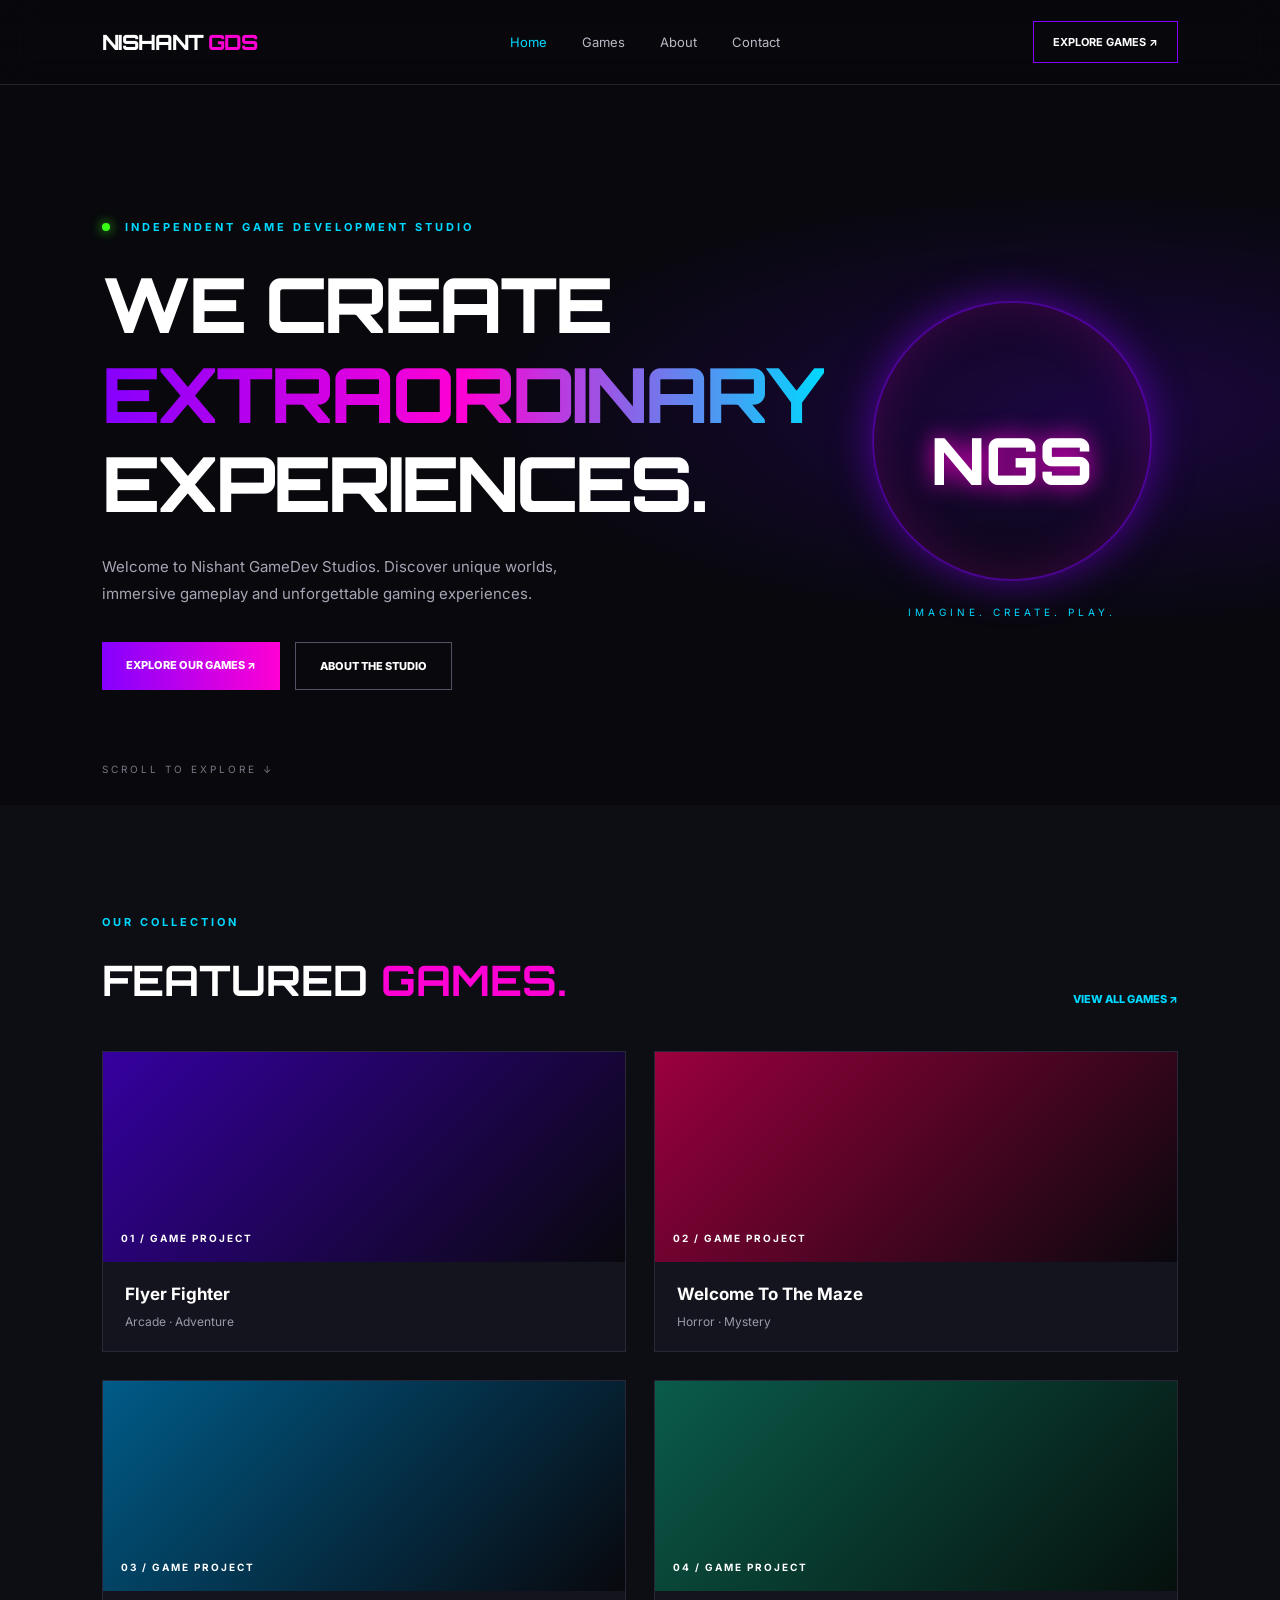
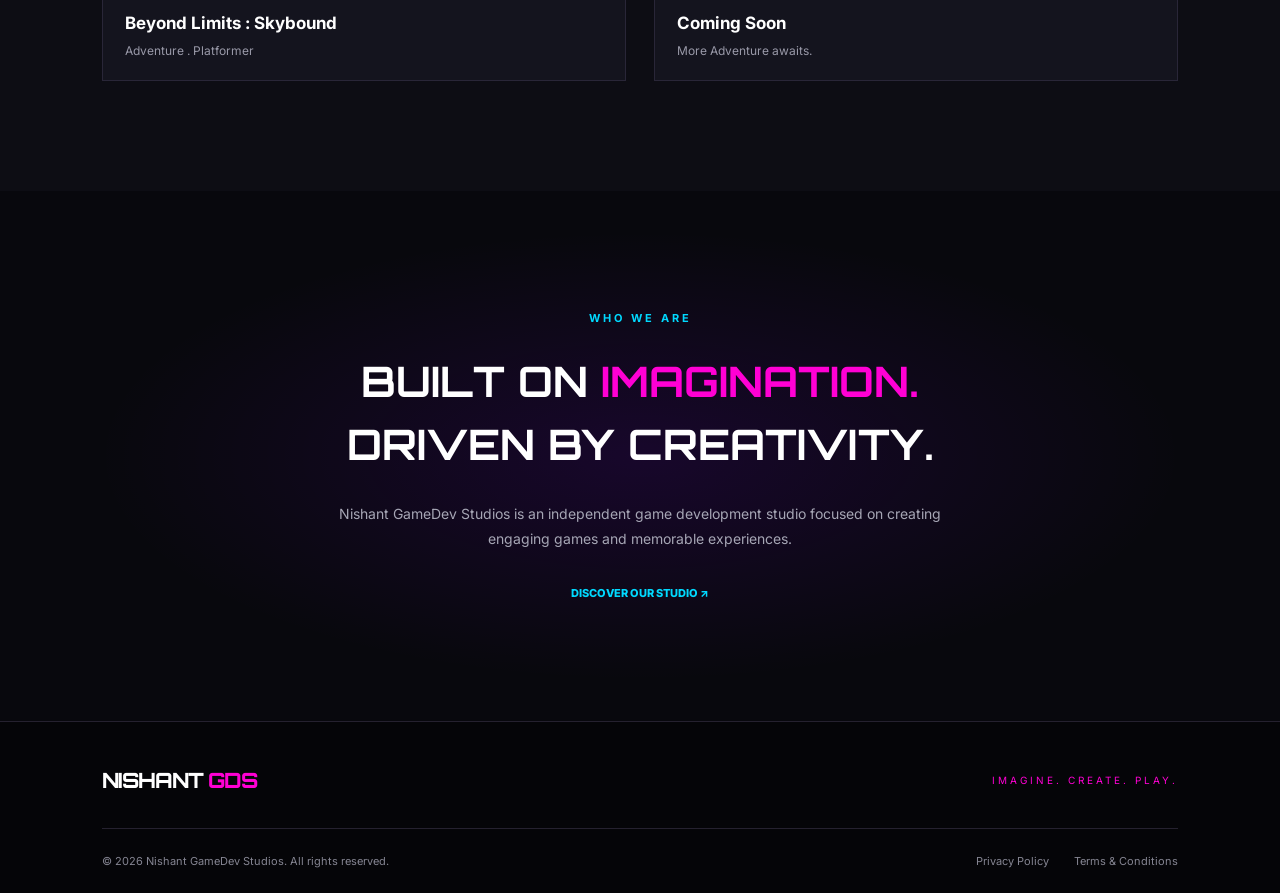
<file: index.html>
<!DOCTYPE html>
<html lang="en">

<head>
  <meta charset="UTF-8">
  <meta name="viewport" content="width=device-width, initial-scale=1.0">
  
  <title>Nishant GameDev Studios</title>
  
  <meta name="description" content="Nishant GameDev Studios - Creating unique worlds and unforgettable gaming experiences.">
  
  <link rel="stylesheet" href="style.css">
  
  <link rel="preconnect" href="https://fonts.googleapis.com">
  <link rel="preconnect" href="https://fonts.gstatic.com" crossorigin>
  
  <link href="https://fonts.googleapis.com/css2?family=Orbitron:wght@500;600;700;800&family=Inter:wght@400;500;600;700;800&display=swap" rel="stylesheet">
</head>

<body>
  
  <header class="navbar">
    
    <a href="index.html" class="logo">
      NISHANT<span>GDS</span>
    </a>
    
    <nav class="nav-links">
      <a href="index.html" class="active">Home</a>
      <a href="games.html">Games</a>
      <a href="about.html">About</a>
      <a href="contact.html">Contact</a>
    </nav>
    
    <a href="games.html" class="nav-button">
      EXPLORE GAMES ↗
    </a>
    
  </header>
  
  
  <main>
    
    <!-- HERO SECTION -->
    
    <section class="hero">
      
      <div class="hero-content">
        
        <p class="hero-label">
          <span class="status-dot"></span>
          INDEPENDENT GAME DEVELOPMENT STUDIO
        </p>
        
        <h1>
          WE CREATE<br>
          <span class="gradient-text">EXTRAORDINARY</span><br>
          EXPERIENCES.
        </h1>
        
        <p class="hero-description">
          Welcome to Nishant GameDev Studios.
          Discover unique worlds, immersive gameplay
          and unforgettable gaming experiences.
        </p>
        
        <div class="hero-buttons">
          
          <a href="games.html" class="primary-button">
            EXPLORE OUR GAMES ↗
          </a>
          
          <a href="about.html" class="secondary-button">
            ABOUT THE STUDIO
          </a>
          
        </div>
        
      </div>
      
      <div class="hero-decoration">
        
        <div class="glow-circle"></div>
        
        <div class="hero-symbol">NGS</div>
        
        <p>IMAGINE. CREATE. PLAY.</p>
        
      </div>
      
      <div class="scroll-indicator">
        SCROLL TO EXPLORE ↓
      </div>
      
    </section>
    
    
    <!-- FEATURED GAMES -->
    
    <section class="games-section" id="games">
      
      <div class="section-heading">
        
        <div>
          <p class="section-label">OUR COLLECTION</p>
          <h2>FEATURED <span>GAMES.</span></h2>
        </div>
        
        <a href="games.html" class="text-link">
          VIEW ALL GAMES ↗
        </a>
        
      </div>
      
      <!--Flyer Fighter-->
      <div class="games-grid">
        
        <article class="game-card">
          
          <div class="game-image game-image-one">
            <span>01 / GAME PROJECT</span>
          </div>
          
          <div class="game-info">
            <h3>Flyer Fighter</h3>
            <p>Arcade · Adventure</p>
          </div>
          
        </article>
        
        <!--Welcome to the Maze-->
        <article class="game-card">
          
          <div class="game-image game-image-two">
            <span>02 / GAME PROJECT</span>
          </div>
          
          <div class="game-info">
            <h3>Welcome To The Maze</h3>
            <p>Horror · Mystery</p>
          </div>
          
        </article>
        
          <!--Beyond Limits : Skybound-->
        <article class="game-card">

            <div class="game-image game-image-three">
                <span>03 / GAME PROJECT</span>
            </div>

            <div class="game-info">
                <h3>Beyond Limits : Skybound</h3>
                <p>Adventure . Platformer</p>
            </div>

        </article>

          <!--Upcoming Game-->
        <article class="game-card">
          
          <div class="game-image game-image-four">
            <span>04 / GAME PROJECT</span>
          </div>
          
          <div class="game-info">
            <h3>Coming Soon</h3>
            <p>More Adventure awaits.</p>
          </div>
          
        </article>
        
      </div>
      
    </section>
    
    
    <!-- ABOUT SECTION -->
    
    <section class="about-section">
      
      <p class="section-label">WHO WE ARE</p>
      
      <h2>
        BUILT ON <span>IMAGINATION.</span><br>
        DRIVEN BY CREATIVITY.
      </h2>
      
      <p>
        Nishant GameDev Studios is an independent
        game development studio focused on creating
        engaging games and memorable experiences.
      </p>
      
      <a href="about.html" class="text-link">
        DISCOVER OUR STUDIO ↗
      </a>
      
    </section>
    
  </main>
  
  
  <!-- FOOTER -->
  
  <footer class="footer">
    
    <div class="footer-top">
      
      <a href="index.html" class="logo">
        NISHANT<span>GDS</span>
      </a>
      
      <p>IMAGINE. CREATE. PLAY.</p>
      
    </div>
    
    <div class="footer-bottom">
      
      <p>
        © 2026 Nishant GameDev Studios.
        All rights reserved.
      </p>
      
      <div class="footer-links">
        
        <a href="privacy-policy.html">
          Privacy Policy
        </a>
        
        <a href="terms.html">
          Terms & Conditions
        </a>
        
      </div>
      
    </div>
    
  </footer>
  
  
  <script src="script.js"></script>
  
</body>

</html>
</file>
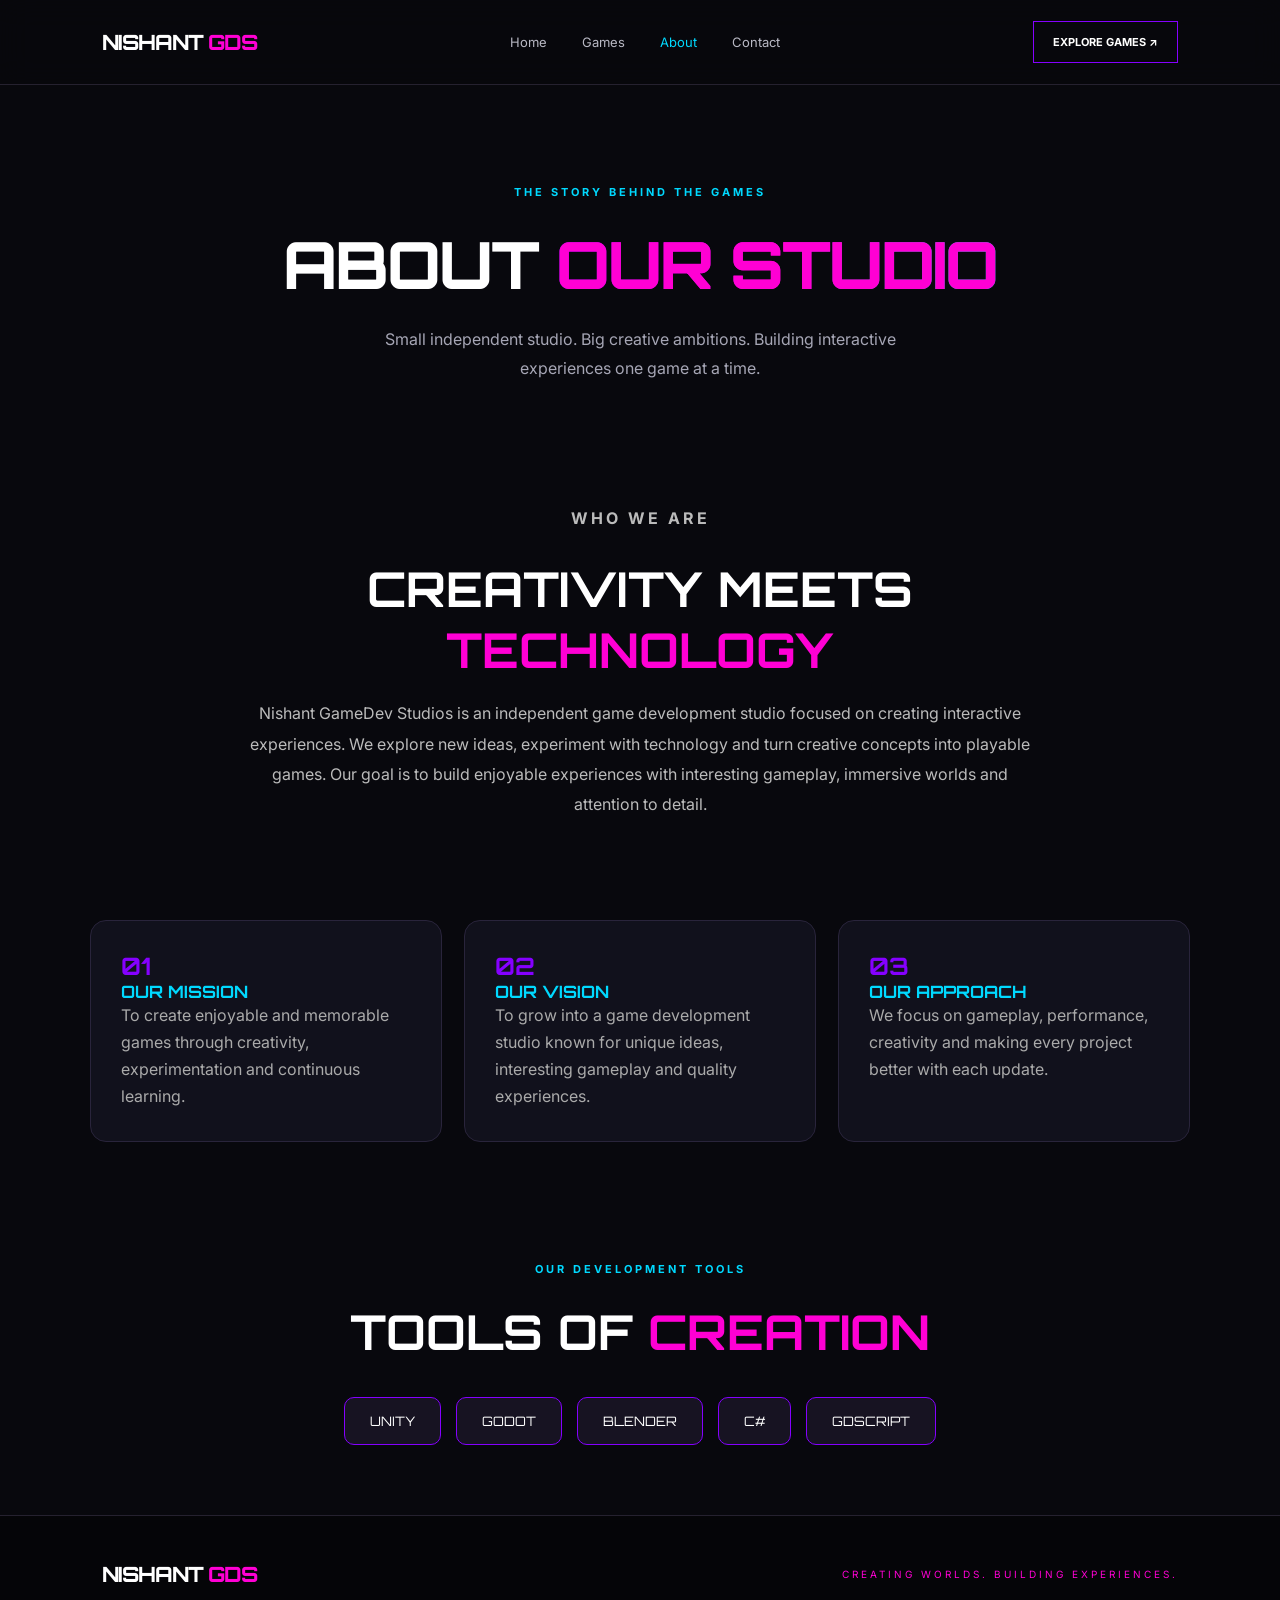
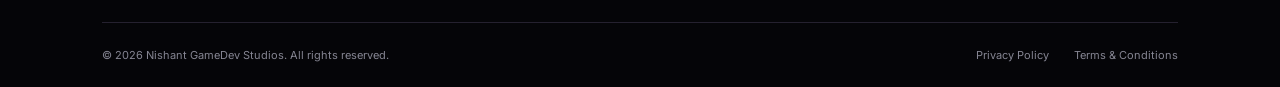
<file: about.html>
<!DOCTYPE html>
<html lang="en">

<head>
    <meta charset="UTF-8">
    <meta name="viewport" content="width=device-width, initial-scale=1.0">

    <title>About Us | Nishant GameDev Studios</title>

    <meta name="description" content="Discover Nishant GameDev Studios, our vision, mission and passion for game development.">

    <link rel="stylesheet" href="style.css">

    <link href="https://fonts.googleapis.com/css2?family=Orbitron:wght@400;500;600;700;800&family=Inter:wght@400;500;600;700&display=swap" rel="stylesheet">
</head>

<body>

    <!-- NAVIGATION -->

    <header class="navbar">

        <a href="index.html" class="logo">
            NISHANT<span>GDS</span>
        </a>

        <nav class="nav-links">
            <a href="index.html">Home</a>
            <a href="games.html">Games</a>
            <a href="about.html" class="active">About</a>
            <a href="contact.html">Contact</a>
        </nav>

        <a href="games.html" class="nav-button">
            EXPLORE GAMES ↗
        </a>

    </header>


    <!-- ABOUT HERO -->

    <section class="about-hero">

        <p class="hero-label">
            THE STORY BEHIND THE GAMES
        </p>

        <h1>
            ABOUT <span class="gradient-text">OUR STUDIO</span>
        </h1>

        <p>
            Small independent studio. Big creative ambitions.
            Building interactive experiences one game at a time.
        </p>

    </section>


    <!-- STUDIO INTRODUCTION -->

    <section class="studio-intro">

        <p class="section-label">
            WHO WE ARE
        </p>

        <h2>
            CREATIVITY MEETS <span>TECHNOLOGY</span>
        </h2>

        <p>
            Nishant GameDev Studios is an independent game
            development studio focused on creating interactive
            experiences.

            We explore new ideas, experiment with technology
            and turn creative concepts into playable games.

            Our goal is to build enjoyable experiences with
            interesting gameplay, immersive worlds and attention
            to detail.
        </p>

    </section>


    <!-- MISSION AND VISION -->

    <section class="studio-values">

        <div class="value-card">

            <h2>01</h2>

            <h3>OUR MISSION</h3>

            <p>
                To create enjoyable and memorable games through
                creativity, experimentation and continuous learning.
            </p>

        </div>


        <div class="value-card">

            <h2>02</h2>

            <h3>OUR VISION</h3>

            <p>
                To grow into a game development studio known for
                unique ideas, interesting gameplay and quality
                experiences.
            </p>

        </div>


        <div class="value-card">

            <h2>03</h2>

            <h3>OUR APPROACH</h3>

            <p>
                We focus on gameplay, performance, creativity
                and making every project better with each update.
            </p>

        </div>

    </section>


    <!-- DEVELOPMENT TECHNOLOGIES -->

    <section class="tech-section">

        <p class="section-label">
            OUR DEVELOPMENT TOOLS
        </p>

        <h2>
            TOOLS OF <span>CREATION</span>
        </h2>

        <div class="tech-list">

            <div>UNITY</div>
            <div>GODOT</div>
            <div>BLENDER</div>
            <div>C#</div>
            <div>GDSCRIPT</div>

        </div>

    </section>


    <!-- FOOTER -->

    <footer class="footer">

        <div class="footer-top">

            <a href="index.html" class="logo">
                NISHANT<span>GDS</span>
            </a>

            <p>
                CREATING WORLDS. BUILDING EXPERIENCES.
            </p>

        </div>


        <div class="footer-bottom">

            <p>
                © 2026 Nishant GameDev Studios.
                All rights reserved.
            </p>

            <div class="footer-links">

                <a href="privacy-policy.html">
                    Privacy Policy
                </a>

                <a href="terms.html">
                    Terms & Conditions
                </a>

            </div>

        </div>

    </footer>


    <script src="script.js"></script>

</body>

</html>
</file>
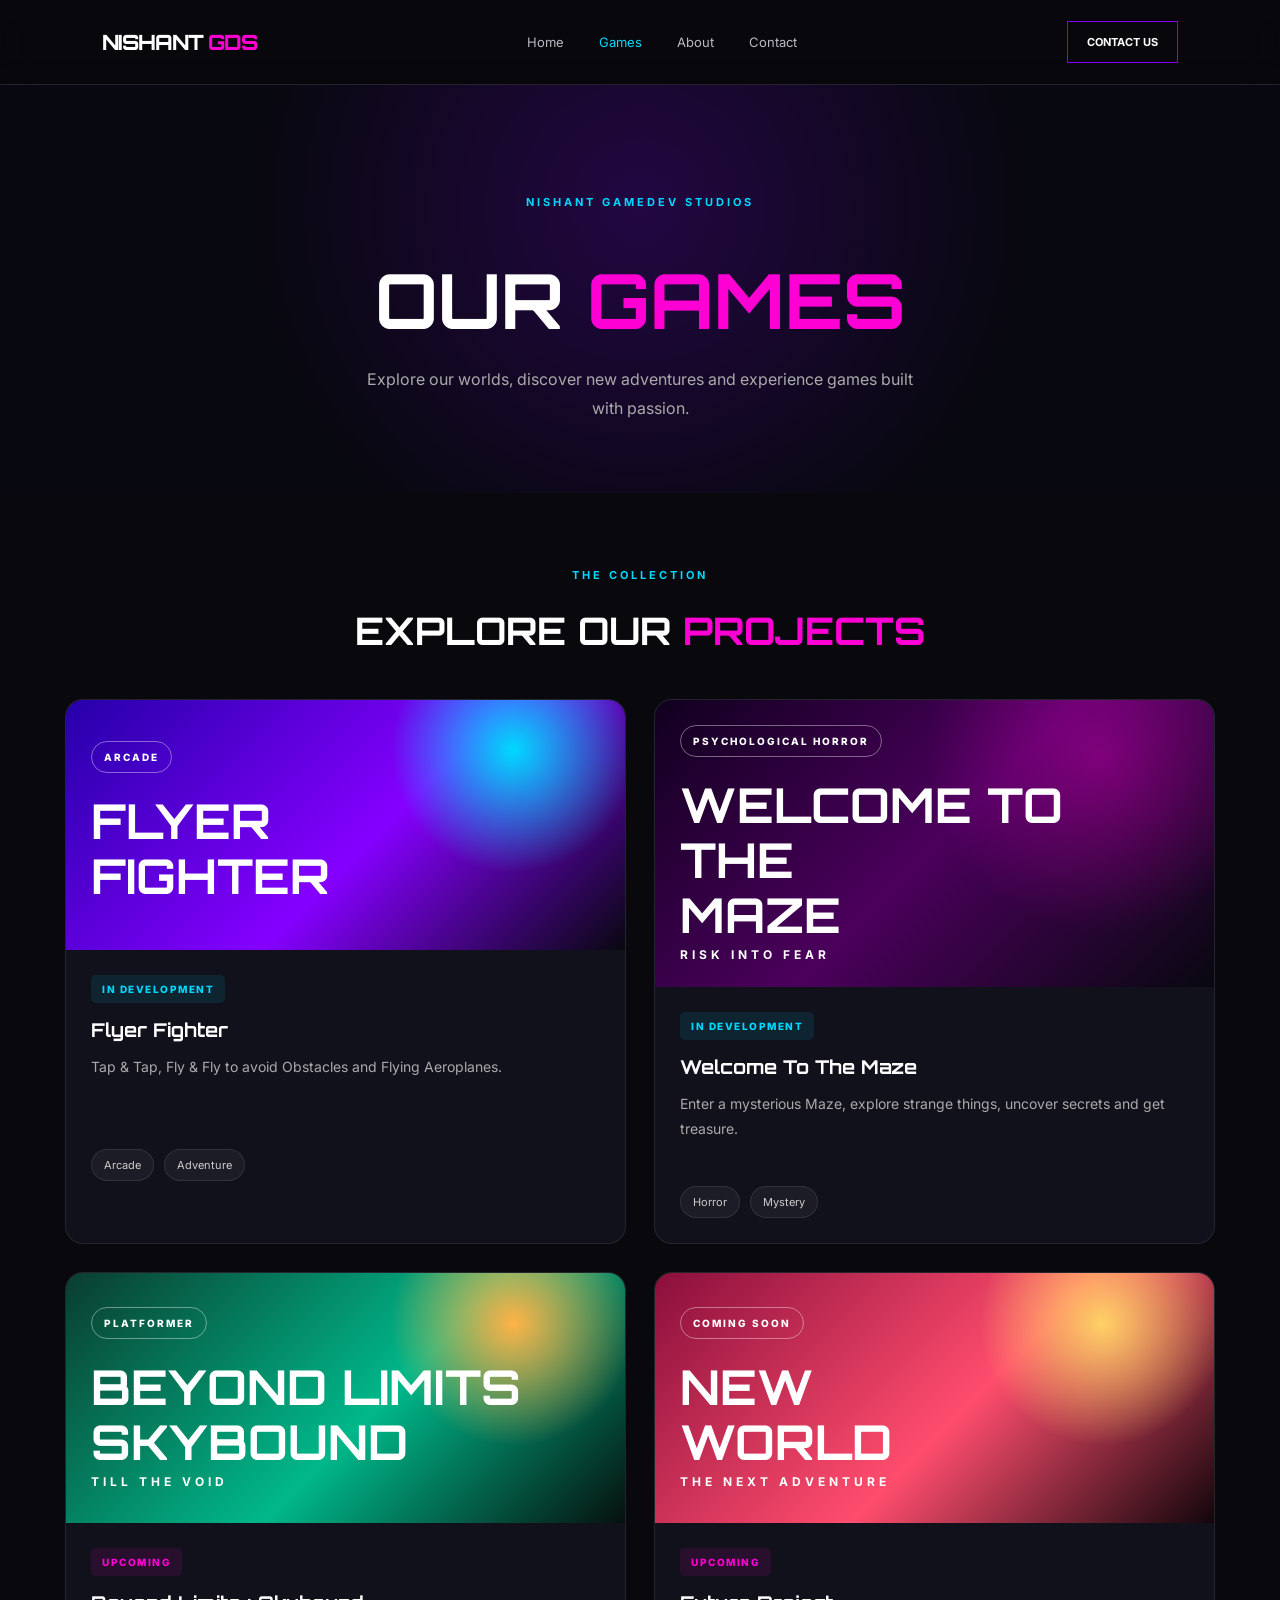
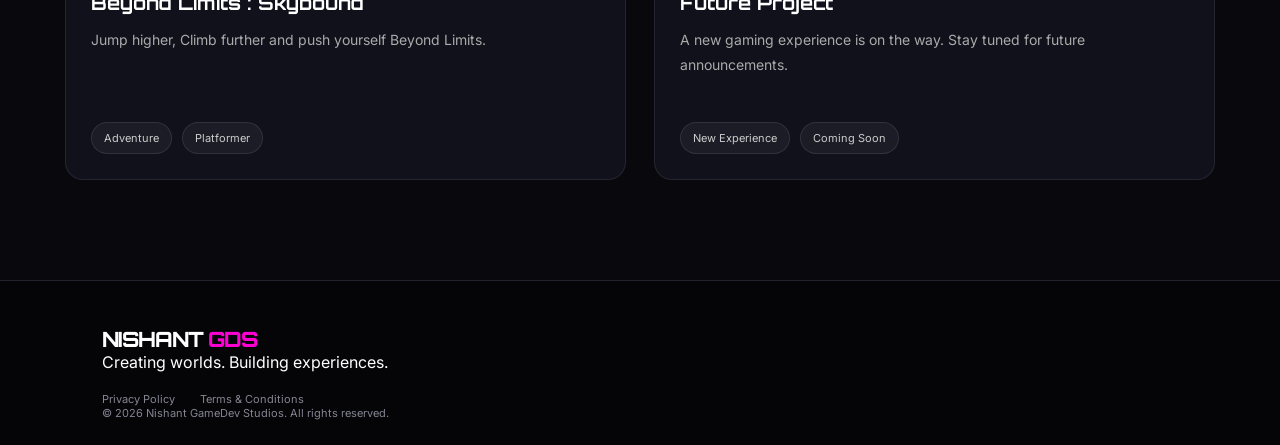
<file: games.html>
<!DOCTYPE html>
<html lang="en">

<head>
  <meta charset="UTF-8">
  <meta name="viewport" content="width=device-width, initial-scale=1.0">
  
  <title>Our Games | Nishant GameDev Studios</title>
  <meta name="description" content="Explore games created by Nishant GameDev Studios.">
  
  <link rel="stylesheet" href="style.css">
  
  <link href="https://fonts.googleapis.com/css2?family=Orbitron:wght@400;500;600;700;800&family=Inter:wght@400;500;600;700&display=swap" rel="stylesheet">
</head>

<body>
  
  <header class="navbar">
    <a href="index.html" class="logo">
      NISHANT<span>GDS</span>
    </a>
    
    <div class="nav-links">
      <a href="index.html">Home</a>
      <a href="games.html" class="active">Games</a>
      <a href="about.html">About</a>
      <a href="contact.html">Contact</a>
    </div>
    
    <a href="contact.html" class="nav-button">CONTACT US</a>
  </header>
  
  <header class="games-hero">
    <p class="hero-label">NISHANT GAMEDEV STUDIOS</p>
    
    <h1>
      OUR <span>GAMES</span>
    </h1>
    
    <p>
      Explore our worlds, discover new adventures
      and experience games built with passion.
    </p>
  </header>
  
  <main class="games-container">
    
    <div class="games-heading">
      <p class="hero-label">THE COLLECTION</p>
      <h2>EXPLORE OUR <span>PROJECTS</span></h2>
    </div>
    
    <section class="games-grid">
      
      <!-- Flyer Fighter -->
      <article class="project-card">
        
        <div class="project-art flyer-art">
          <span class="art-tag">ARCADE</span>
          <h2>FLYER<br>FIGHTER</h2>
        </div>
        
        <div class="project-info">
          <span class="project-status development">IN DEVELOPMENT</span>
          
          <h3>Flyer Fighter</h3>
          
          <p>
            Tap & Tap, Fly & Fly to avoid Obstacles and Flying Aeroplanes.
          </p>
          
          <div class="project-meta">
            <span>Arcade</span>
            <span>Adventure</span>
          </div>
        </div>
        
      </article>
      
      <!-- Welcome to the Maze -->
      <article class="project-card">
        
        <div class="project-art maze-art">
          <span class="art-tag">PSYCHOLOGICAL HORROR</span>
          <h2>WELCOME TO THE<br>MAZE</h2>
          <p>RISK INTO FEAR</p>
        </div>
        
        <div class="project-info">
          <span class="project-status development">IN DEVELOPMENT</span>
          
          <h3>Welcome To The Maze</h3>
          
          <p>
            Enter a mysterious Maze, explore
            strange things, uncover secrets and get treasure.
          </p>
          
          <div class="project-meta">
            <span>Horror</span>
            <span>Mystery</span>
          </div>
        </div>
        
      </article>
      
        <!-- Beyond Limits : Skybound -->
      <article class="project-card">

          <div class="project-art beyond-art">
              <span class="art-tag">PLATFORMER</span>
              <h2>BEYOND LIMITS<br>SKYBOUND</h2>
              <p>TILL THE VOID</p>
          </div>

          <div class="project-info">
              <span class="project-status upcoming">UPCOMING</span>

              <h3>Beyond Limits : Skybound</h3>

              <p>
                  Jump higher, Climb further and push yourself Beyond Limits.
              </p>

              <div class="project-meta">
                  <span>Adventure</span>
                  <span>Platformer</span>
              </div>
          </div>

      </article>

        <!-- Upcoming game -->
      <article class="project-card">
        
        <div class="project-art upcoming-art">
          <span class="art-tag">COMING SOON</span>
          <h2>NEW<br>WORLD</h2>
          <p>THE NEXT ADVENTURE</p>
        </div>
        
        <div class="project-info">
          <span class="project-status upcoming">UPCOMING</span>
          
          <h3>Future Project</h3>
          
          <p>
            A new gaming experience is on the way.
            Stay tuned for future announcements.
          </p>
          
          <div class="project-meta">
            <span>New Experience</span>
            <span>Coming Soon</span>
          </div>
        </div>
        
      </article>
      
    </section>
    
  </main>
  
  <footer class="footer">
    <div class="footer-content">
      <a href="index.html" class="logo">
        NISHANT<span>GDS</span>
      </a>
      
      <p>Creating worlds. Building experiences.</p><br>
      
      <div class="footer-links">
        <a href="privacy-policy.html">Privacy Policy</a>
        <a href="terms.html">Terms & Conditions</a>
      </div>
      
      <p class="copyright">
        © 2026 Nishant GameDev Studios. All rights reserved.
      </p>
    </div>
  </footer>
  
  <script src="script.js"></script>
  
</body>

</html>
</file>
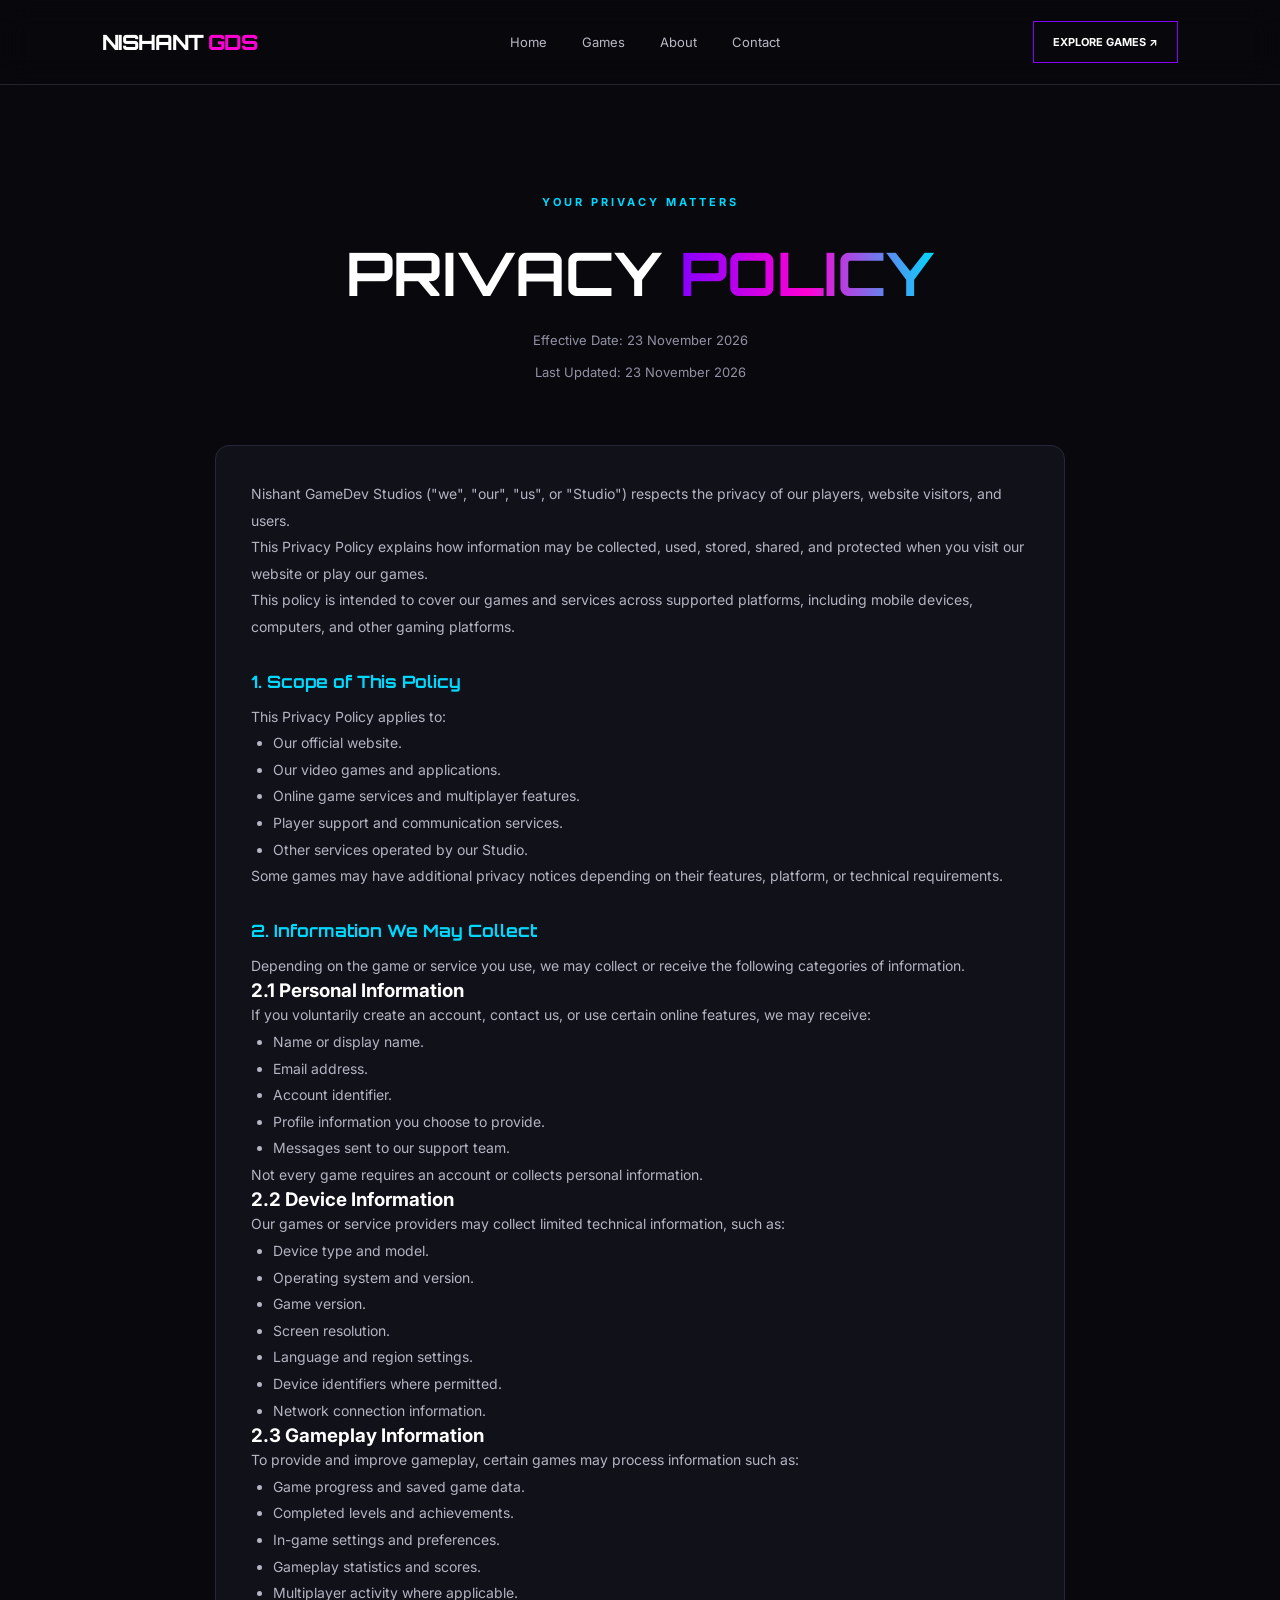
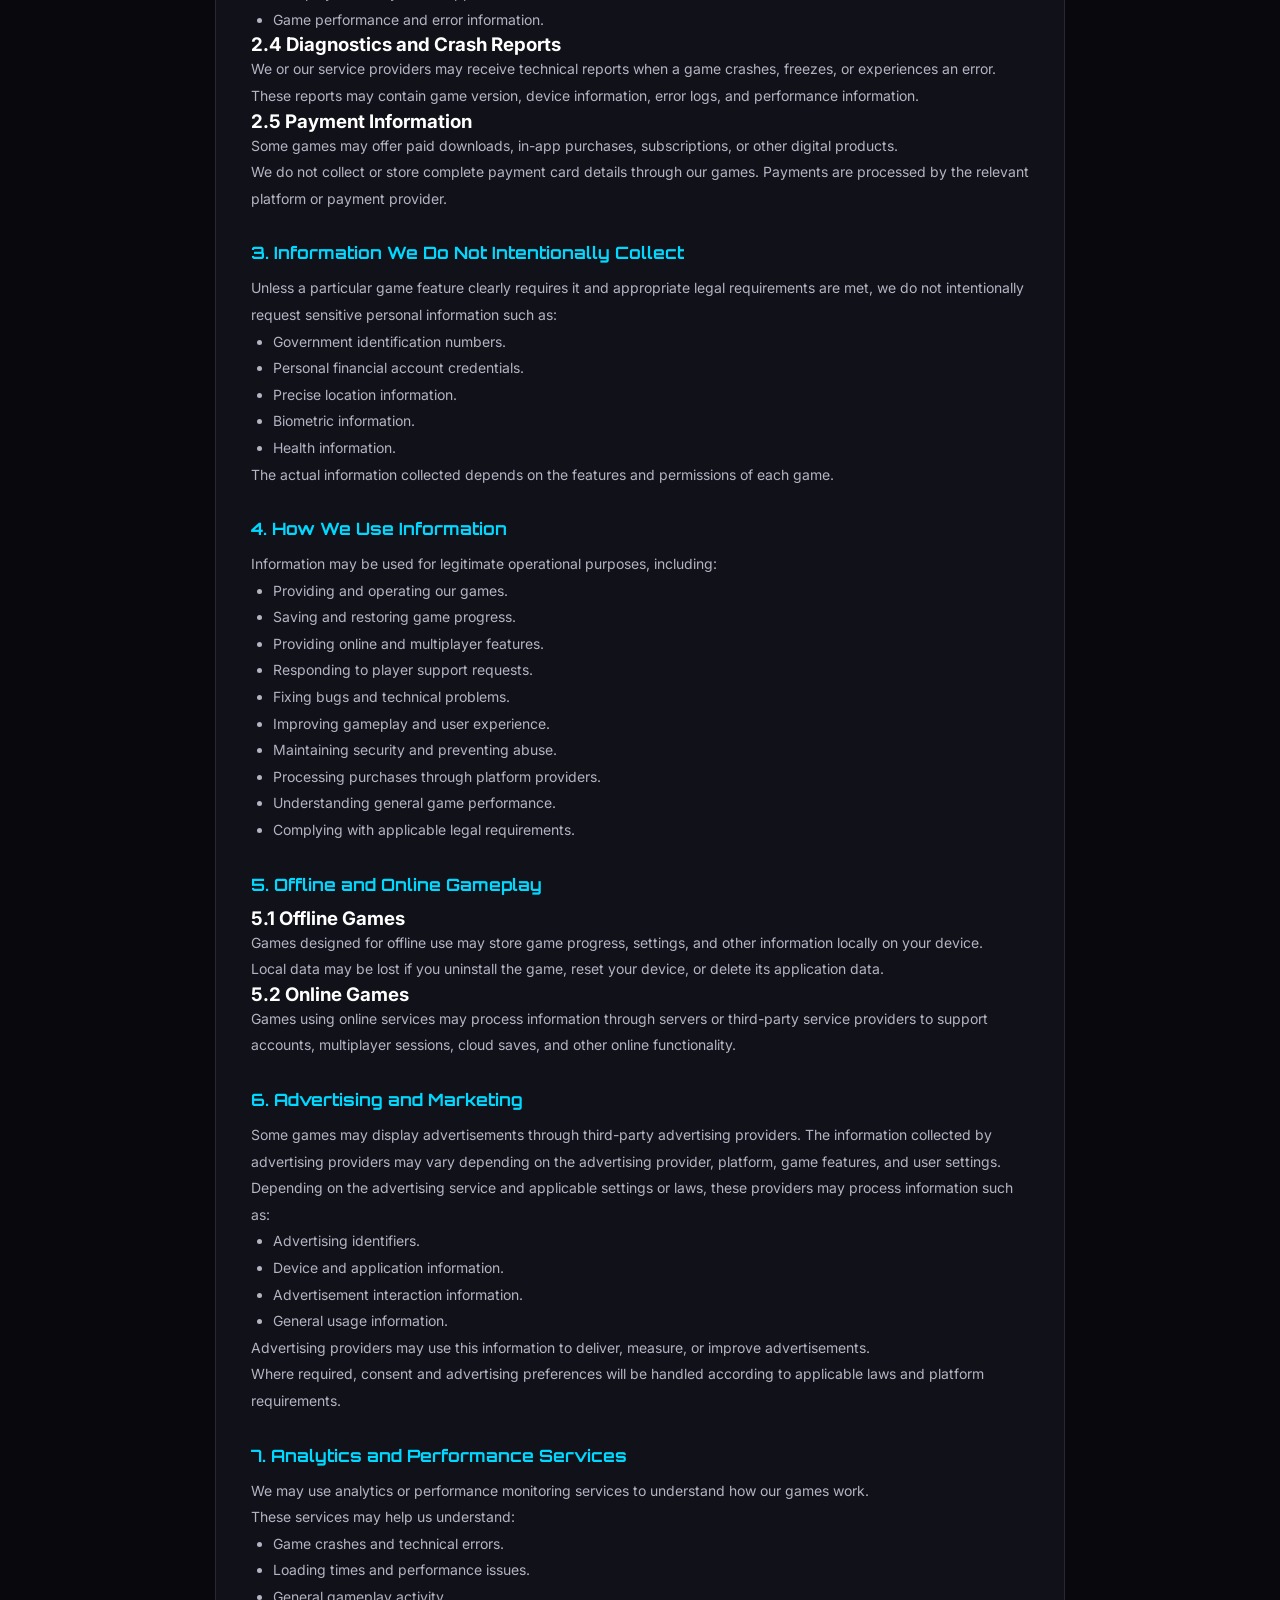
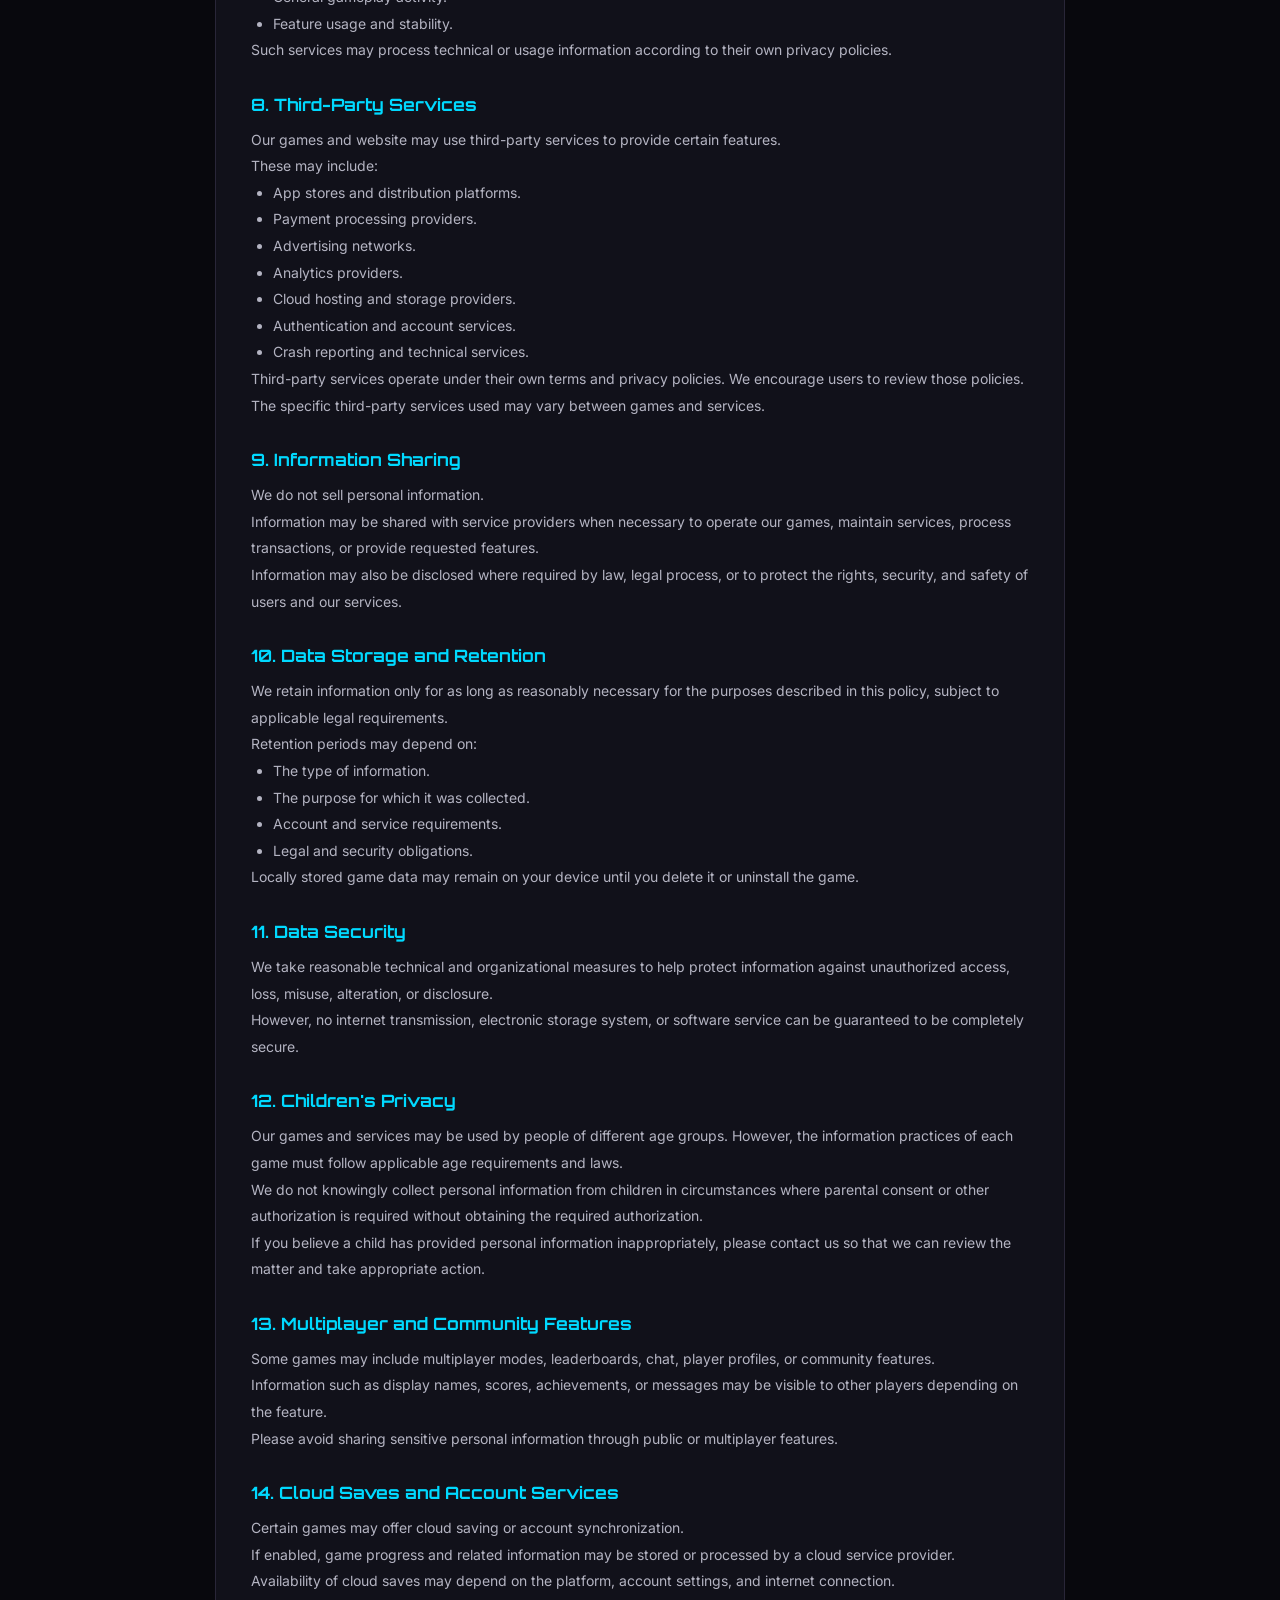
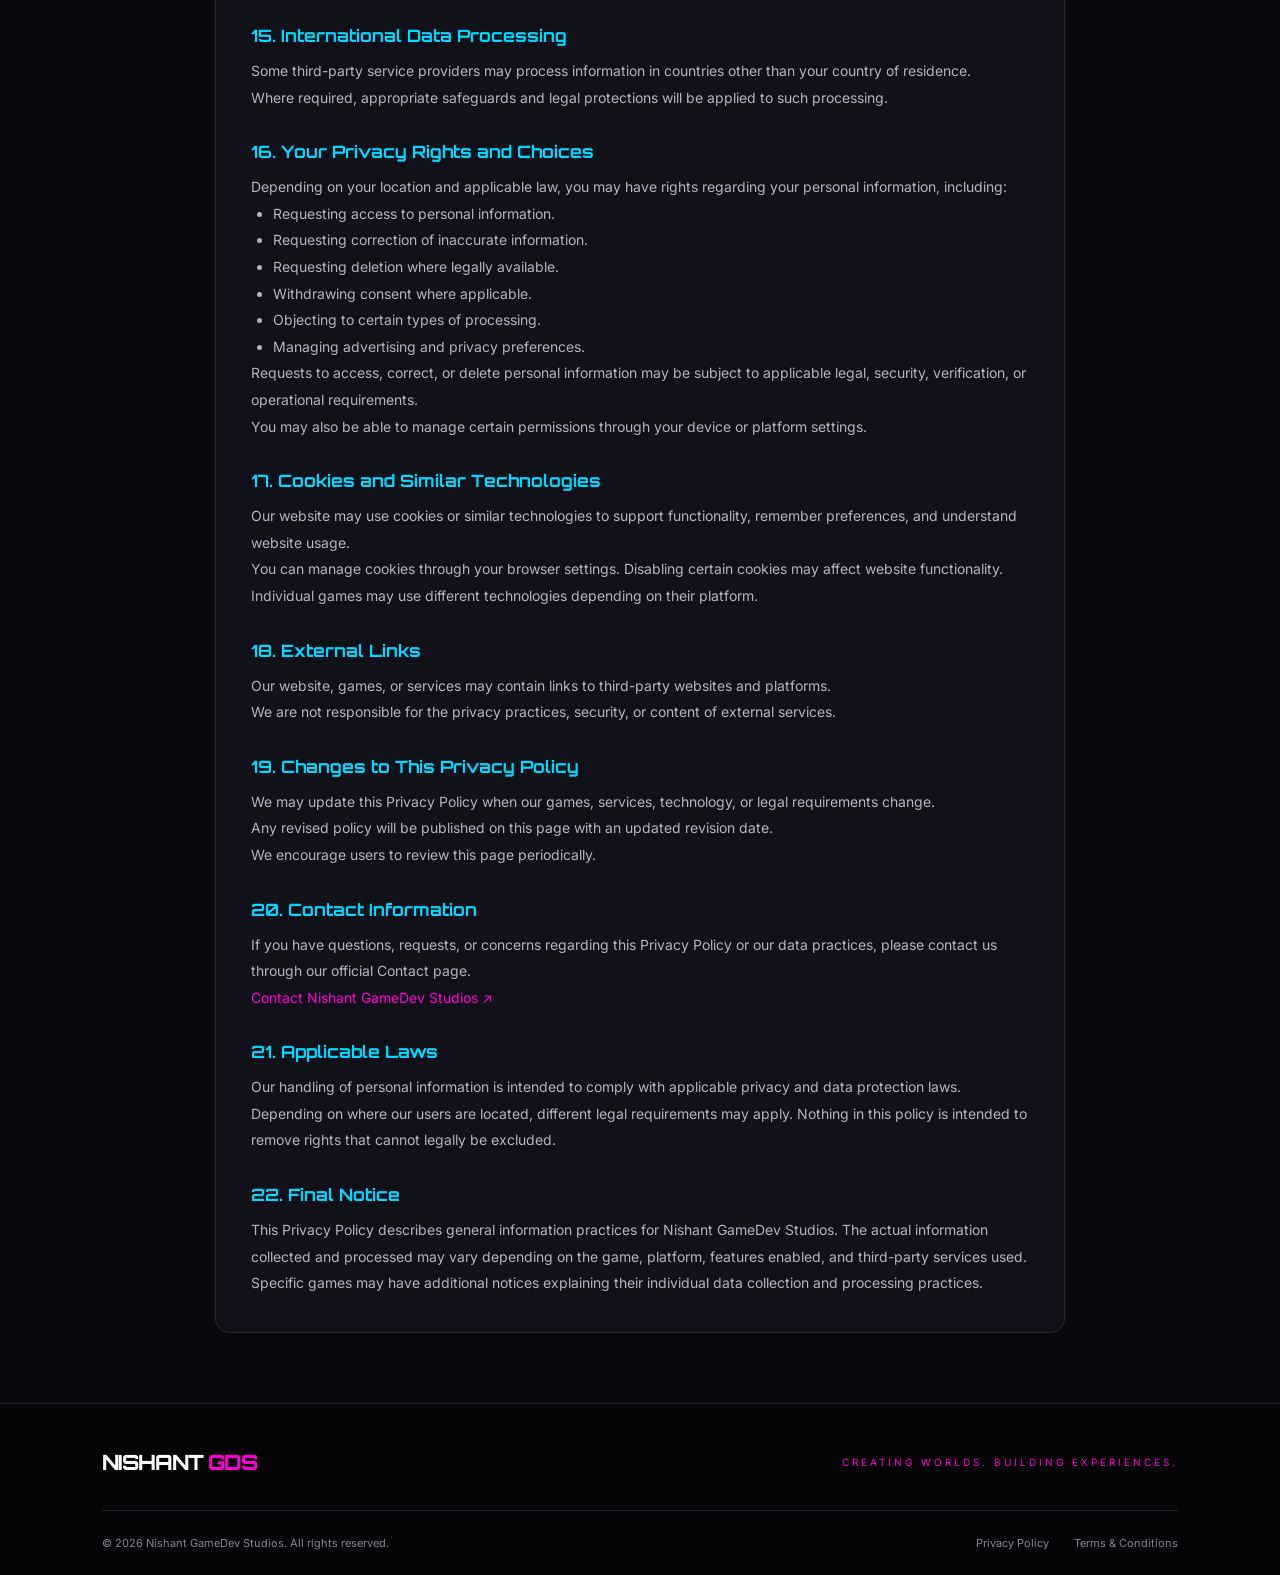
<file: privacy-policy.html>
<!DOCTYPE html>
<html lang="en">

<head>
    <meta charset="UTF-8">
    <meta name="viewport" content="width=device-width, initial-scale=1.0">

    <title>Privacy Policy | Nishant GameDev Studios</title>

    <link rel="stylesheet" href="style.css">

    <link href="https://fonts.googleapis.com/css2?family=Inter:wght@400;500;600;700;800&family=Orbitron:wght@500;600;700;800&display=swap" rel="stylesheet">
</head>

<body>

<!-- NAVIGATION -->

<header class="navbar">

    <a href="index.html" class="logo">
        NISHANT<span>GDS</span>
    </a>

    <nav class="nav-links">
        <a href="index.html">Home</a>
        <a href="games.html">Games</a>
        <a href="about.html">About</a>
        <a href="contact.html">Contact</a>
    </nav>

    <a href="games.html" class="nav-button">
        EXPLORE GAMES ↗
    </a>

</header>


<!-- PRIVACY POLICY -->

<main class="legal-page">

    <section class="legal-hero">

        <p class="hero-label">YOUR PRIVACY MATTERS</p>

        <h1>
            PRIVACY <span class="gradient-text">POLICY</span>
        </h1>

        <p>
            Effective Date: 23 November 2026
            <br /><br />
            Last Updated: 23 November 2026
        </p>

    </section>


    <article class="legal-content">

        <p>
            Nishant GameDev Studios ("we", "our", "us", or
            "Studio") respects the privacy of our players,
            website visitors, and users.
        </p>

        <p>
            This Privacy Policy explains how information may
            be collected, used, stored, shared, and protected
            when you visit our website or play our games.
        </p>

        <p>
            This policy is intended to cover our games and
            services across supported platforms, including
            mobile devices, computers, and other gaming
            platforms.
        </p>


        <h2>1. Scope of This Policy</h2>

        <p>
            This Privacy Policy applies to:
        </p>

        <ul>
            <li>Our official website.</li>
            <li>Our video games and applications.</li>
            <li>Online game services and multiplayer features.</li>
            <li>Player support and communication services.</li>
            <li>Other services operated by our Studio.</li>
        </ul>

        <p>
            Some games may have additional privacy notices
            depending on their features, platform, or
            technical requirements.
        </p>


        <h2>2. Information We May Collect</h2>

        <p>
            Depending on the game or service you use, we may
            collect or receive the following categories of
            information.
        </p>

        <h3>2.1 Personal Information</h3>

        <p>
            If you voluntarily create an account, contact us,
            or use certain online features, we may receive:
        </p>

        <ul>
            <li>Name or display name.</li>
            <li>Email address.</li>
            <li>Account identifier.</li>
            <li>Profile information you choose to provide.</li>
            <li>Messages sent to our support team.</li>
        </ul>

        <p>
            Not every game requires an account or collects
            personal information.
        </p>


        <h3>2.2 Device Information</h3>

        <p>
            Our games or service providers may collect
            limited technical information, such as:
        </p>

        <ul>
            <li>Device type and model.</li>
            <li>Operating system and version.</li>
            <li>Game version.</li>
            <li>Screen resolution.</li>
            <li>Language and region settings.</li>
            <li>Device identifiers where permitted.</li>
            <li>Network connection information.</li>
        </ul>


        <h3>2.3 Gameplay Information</h3>

        <p>
            To provide and improve gameplay, certain games
            may process information such as:
        </p>

        <ul>
            <li>Game progress and saved game data.</li>
            <li>Completed levels and achievements.</li>
            <li>In-game settings and preferences.</li>
            <li>Gameplay statistics and scores.</li>
            <li>Multiplayer activity where applicable.</li>
            <li>Game performance and error information.</li>
        </ul>


        <h3>2.4 Diagnostics and Crash Reports</h3>

        <p>
            We or our service providers may receive technical
            reports when a game crashes, freezes, or
            experiences an error.
        </p>

        <p>
            These reports may contain game version,
            device information, error logs, and performance
            information.
        </p>


        <h3>2.5 Payment Information</h3>

        <p>
            Some games may offer paid downloads, in-app
            purchases, subscriptions, or other digital
            products.
        </p>

        <p>
            We do not collect or store complete payment
            card details through our games. Payments are
            processed by the relevant platform or payment
            provider.
        </p>


        <h2>3. Information We Do Not Intentionally Collect</h2>

        <p>
            Unless a particular game feature clearly requires
            it and appropriate legal requirements are met,
            we do not intentionally request sensitive
            personal information such as:
        </p>

        <ul>
            <li>Government identification numbers.</li>
            <li>Personal financial account credentials.</li>
            <li>Precise location information.</li>
            <li>Biometric information.</li>
            <li>Health information.</li>
        </ul>

        <p>
            The actual information collected depends on
            the features and permissions of each game.
        </p>


        <h2>4. How We Use Information</h2>

        <p>
            Information may be used for legitimate
            operational purposes, including:
        </p>

        <ul>
            <li>Providing and operating our games.</li>
            <li>Saving and restoring game progress.</li>
            <li>Providing online and multiplayer features.</li>
            <li>Responding to player support requests.</li>
            <li>Fixing bugs and technical problems.</li>
            <li>Improving gameplay and user experience.</li>
            <li>Maintaining security and preventing abuse.</li>
            <li>Processing purchases through platform providers.</li>
            <li>Understanding general game performance.</li>
            <li>Complying with applicable legal requirements.</li>
        </ul>


        <h2>5. Offline and Online Gameplay</h2>

        <h3>5.1 Offline Games</h3>

        <p>
            Games designed for offline use may store game
            progress, settings, and other information
            locally on your device.
        </p>

        <p>
            Local data may be lost if you uninstall the game,
            reset your device, or delete its application data.
        </p>

        <h3>5.2 Online Games</h3>

        <p>
            Games using online services may process
            information through servers or third-party
            service providers to support accounts,
            multiplayer sessions, cloud saves, and other
            online functionality.
        </p>


        <h2>6. Advertising and Marketing</h2>

        <p>
            Some games may display advertisements through
            third-party advertising providers.
            The information collected by advertising
            providers may vary depending on the advertising
            provider, platform, game features, and user
            settings.
        </p>

        <p>
            Depending on the advertising service and
            applicable settings or laws, these providers
            may process information such as:
        </p>

        <ul>
            <li>Advertising identifiers.</li>
            <li>Device and application information.</li>
            <li>Advertisement interaction information.</li>
            <li>General usage information.</li>
        </ul>

        <p>
            Advertising providers may use this information
            to deliver, measure, or improve advertisements.
        </p>

        <p>
            Where required, consent and advertising
            preferences will be handled according to
            applicable laws and platform requirements.
        </p>


        <h2>7. Analytics and Performance Services</h2>

        <p>
            We may use analytics or performance monitoring
            services to understand how our games work.
        </p>

        <p>
            These services may help us understand:
        </p>

        <ul>
            <li>Game crashes and technical errors.</li>
            <li>Loading times and performance issues.</li>
            <li>General gameplay activity.</li>
            <li>Feature usage and stability.</li>
        </ul>

        <p>
            Such services may process technical or usage
            information according to their own privacy
            policies.
        </p>


        <h2>8. Third-Party Services</h2>

        <p>
            Our games and website may use third-party
            services to provide certain features.
        </p>

        <p>These may include:</p>

        <ul>
            <li>App stores and distribution platforms.</li>
            <li>Payment processing providers.</li>
            <li>Advertising networks.</li>
            <li>Analytics providers.</li>
            <li>Cloud hosting and storage providers.</li>
            <li>Authentication and account services.</li>
            <li>Crash reporting and technical services.</li>
        </ul>

        <p>
            Third-party services operate under their own
            terms and privacy policies. We encourage users
            to review those policies.
            The specific third-party services used may
            vary between games and services.
        </p>


        <h2>9. Information Sharing</h2>

        <p>
            We do not sell personal information.
        </p>

        <p>
            Information may be shared with service providers
            when necessary to operate our games, maintain
            services, process transactions, or provide
            requested features.
        </p>

        <p>
            Information may also be disclosed where
            required by law, legal process, or to protect
            the rights, security, and safety of users
            and our services.
        </p>


        <h2>10. Data Storage and Retention</h2>

        <p>
            We retain information only for as long as
            reasonably necessary for the purposes described
            in this policy, subject to applicable legal
            requirements.
        </p>

        <p>
            Retention periods may depend on:
        </p>

        <ul>
            <li>The type of information.</li>
            <li>The purpose for which it was collected.</li>
            <li>Account and service requirements.</li>
            <li>Legal and security obligations.</li>
        </ul>

        <p>
            Locally stored game data may remain on your
            device until you delete it or uninstall
            the game.
        </p>


        <h2>11. Data Security</h2>

        <p>
            We take reasonable technical and organizational
            measures to help protect information against
            unauthorized access, loss, misuse, alteration,
            or disclosure.
        </p>

        <p>
            However, no internet transmission, electronic
            storage system, or software service can be
            guaranteed to be completely secure.
        </p>


        <h2>12. Children's Privacy</h2>

        <p>
            Our games and services may be used by people
            of different age groups. However, the
            information practices of each game must
            follow applicable age requirements and laws.
        </p>

        <p>
            We do not knowingly collect personal information
            from children in circumstances where parental
            consent or other authorization is required
            without obtaining the required authorization.
        </p>

        <p>
            If you believe a child has provided personal
            information inappropriately, please contact
            us so that we can review the matter and take
            appropriate action.
        </p>


        <h2>13. Multiplayer and Community Features</h2>

        <p>
            Some games may include multiplayer modes,
            leaderboards, chat, player profiles, or
            community features.
        </p>

        <p>
            Information such as display names, scores,
            achievements, or messages may be visible
            to other players depending on the feature.
        </p>

        <p>
            Please avoid sharing sensitive personal
            information through public or multiplayer
            features.
        </p>


        <h2>14. Cloud Saves and Account Services</h2>

        <p>
            Certain games may offer cloud saving or
            account synchronization.
        </p>

        <p>
            If enabled, game progress and related
            information may be stored or processed
            by a cloud service provider.
        </p>

        <p>
            Availability of cloud saves may depend on
            the platform, account settings, and internet
            connection.
        </p>


        <h2>15. International Data Processing</h2>

        <p>
            Some third-party service providers may
            process information in countries other
            than your country of residence.
        </p>

        <p>
            Where required, appropriate safeguards
            and legal protections will be applied
            to such processing.
        </p>


        <h2>16. Your Privacy Rights and Choices</h2>

        <p>
            Depending on your location and applicable
            law, you may have rights regarding your
            personal information, including:
        </p>

        <ul>
            <li>Requesting access to personal information.</li>
            <li>Requesting correction of inaccurate information.</li>
            <li>Requesting deletion where legally available.</li>
            <li>Withdrawing consent where applicable.</li>
            <li>Objecting to certain types of processing.</li>
            <li>Managing advertising and privacy preferences.</li>
        </ul>

        <p>
            Requests to access, correct, or delete
            personal information may be subject to
            applicable legal, security, verification,
            or operational requirements.
        </p>
        
        <p>
            You may also be able to manage certain
            permissions through your device or
            platform settings.
        </p>


        <h2>17. Cookies and Similar Technologies</h2>

        <p>
            Our website may use cookies or similar
            technologies to support functionality,
            remember preferences, and understand
            website usage.
        </p>

        <p>
            You can manage cookies through your
            browser settings. Disabling certain
            cookies may affect website functionality.
        </p>

        <p>
            Individual games may use different
            technologies depending on their platform.
        </p>


        <h2>18. External Links</h2>

        <p>
            Our website, games, or services may
            contain links to third-party websites
            and platforms.
        </p>

        <p>
            We are not responsible for the privacy
            practices, security, or content of
            external services.
        </p>


        <h2>19. Changes to This Privacy Policy</h2>

        <p>
            We may update this Privacy Policy when
            our games, services, technology, or
            legal requirements change.
        </p>

        <p>
            Any revised policy will be published
            on this page with an updated revision
            date.
        </p>

        <p>
            We encourage users to review this page
            periodically.
        </p>


        <h2>20. Contact Information</h2>

        <p>
            If you have questions, requests, or
            concerns regarding this Privacy Policy
            or our data practices, please contact us
            through our official Contact page.
        </p>

        <p>
            <a href="contact.html">Contact Nishant GameDev Studios ↗</a>
        </p>


        <h2>21. Applicable Laws</h2>

        <p>
            Our handling of personal information
            is intended to comply with applicable
            privacy and data protection laws.
        </p>

        <p>
            Depending on where our users are located,
            different legal requirements may apply.
            Nothing in this policy is intended to
            remove rights that cannot legally
            be excluded.
        </p>


        <h2>22. Final Notice</h2>

        <p>
            This Privacy Policy describes general
            information practices for Nishant
            GameDev Studios.
            The actual information collected and
            processed may vary depending on the game,
            platform, features enabled, and third-party
            services used.
        </p>

        <p>
            Specific games may have additional
            notices explaining their individual
            data collection and processing
            practices.
        </p>

    </article>

</main>


<!-- FOOTER -->

<footer class="footer">

    <div class="footer-top">

        <a href="index.html" class="logo">
            NISHANT<span>GDS</span>
        </a>

        <p>
            CREATING WORLDS. BUILDING EXPERIENCES.
        </p>

    </div>

    <div class="footer-bottom">

        <p>
            © 2026 Nishant GameDev Studios.
            All rights reserved.
        </p>

        <div class="footer-links">

            <a href="privacy-policy.html" class="active">
    Privacy Policy
</a>

            <a href="terms.html">
                Terms & Conditions
            </a>

        </div>

    </div>

</footer>

<script src="script.js"></script>

</body>
</html>
</file>
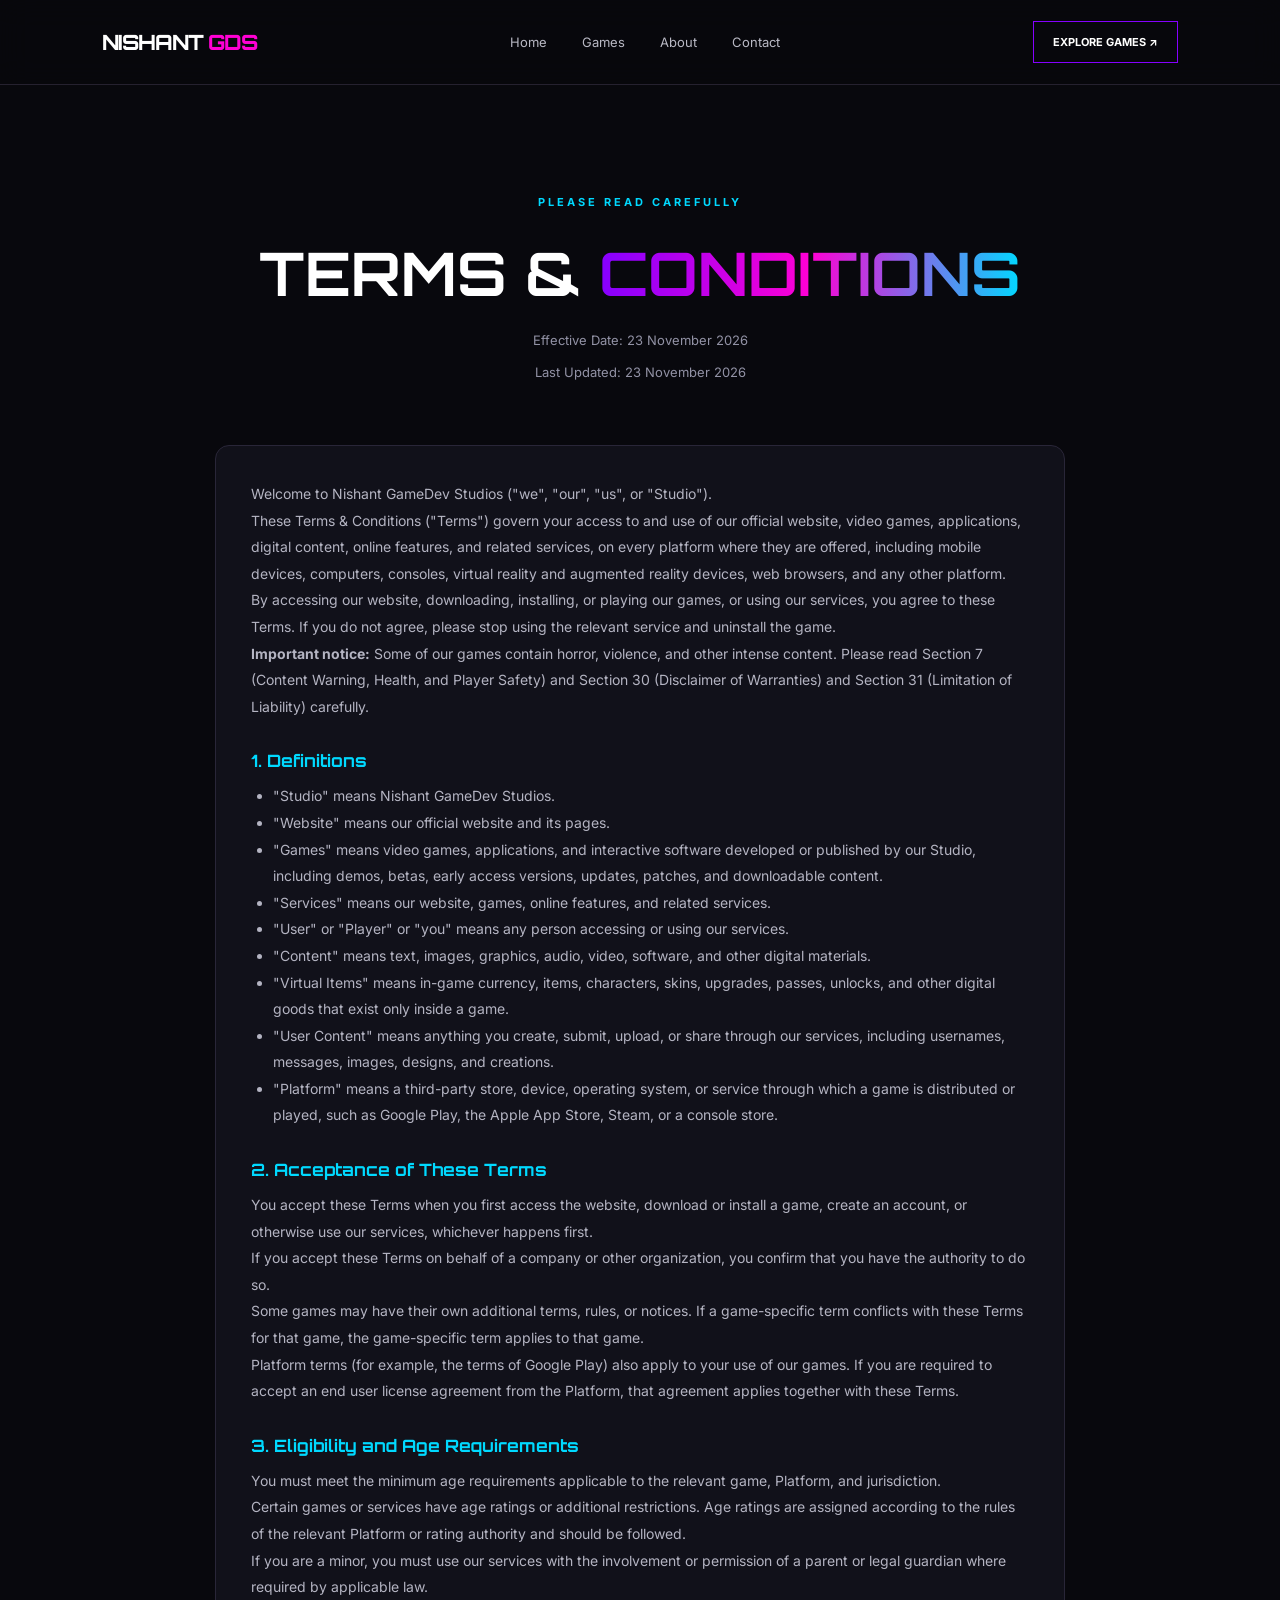
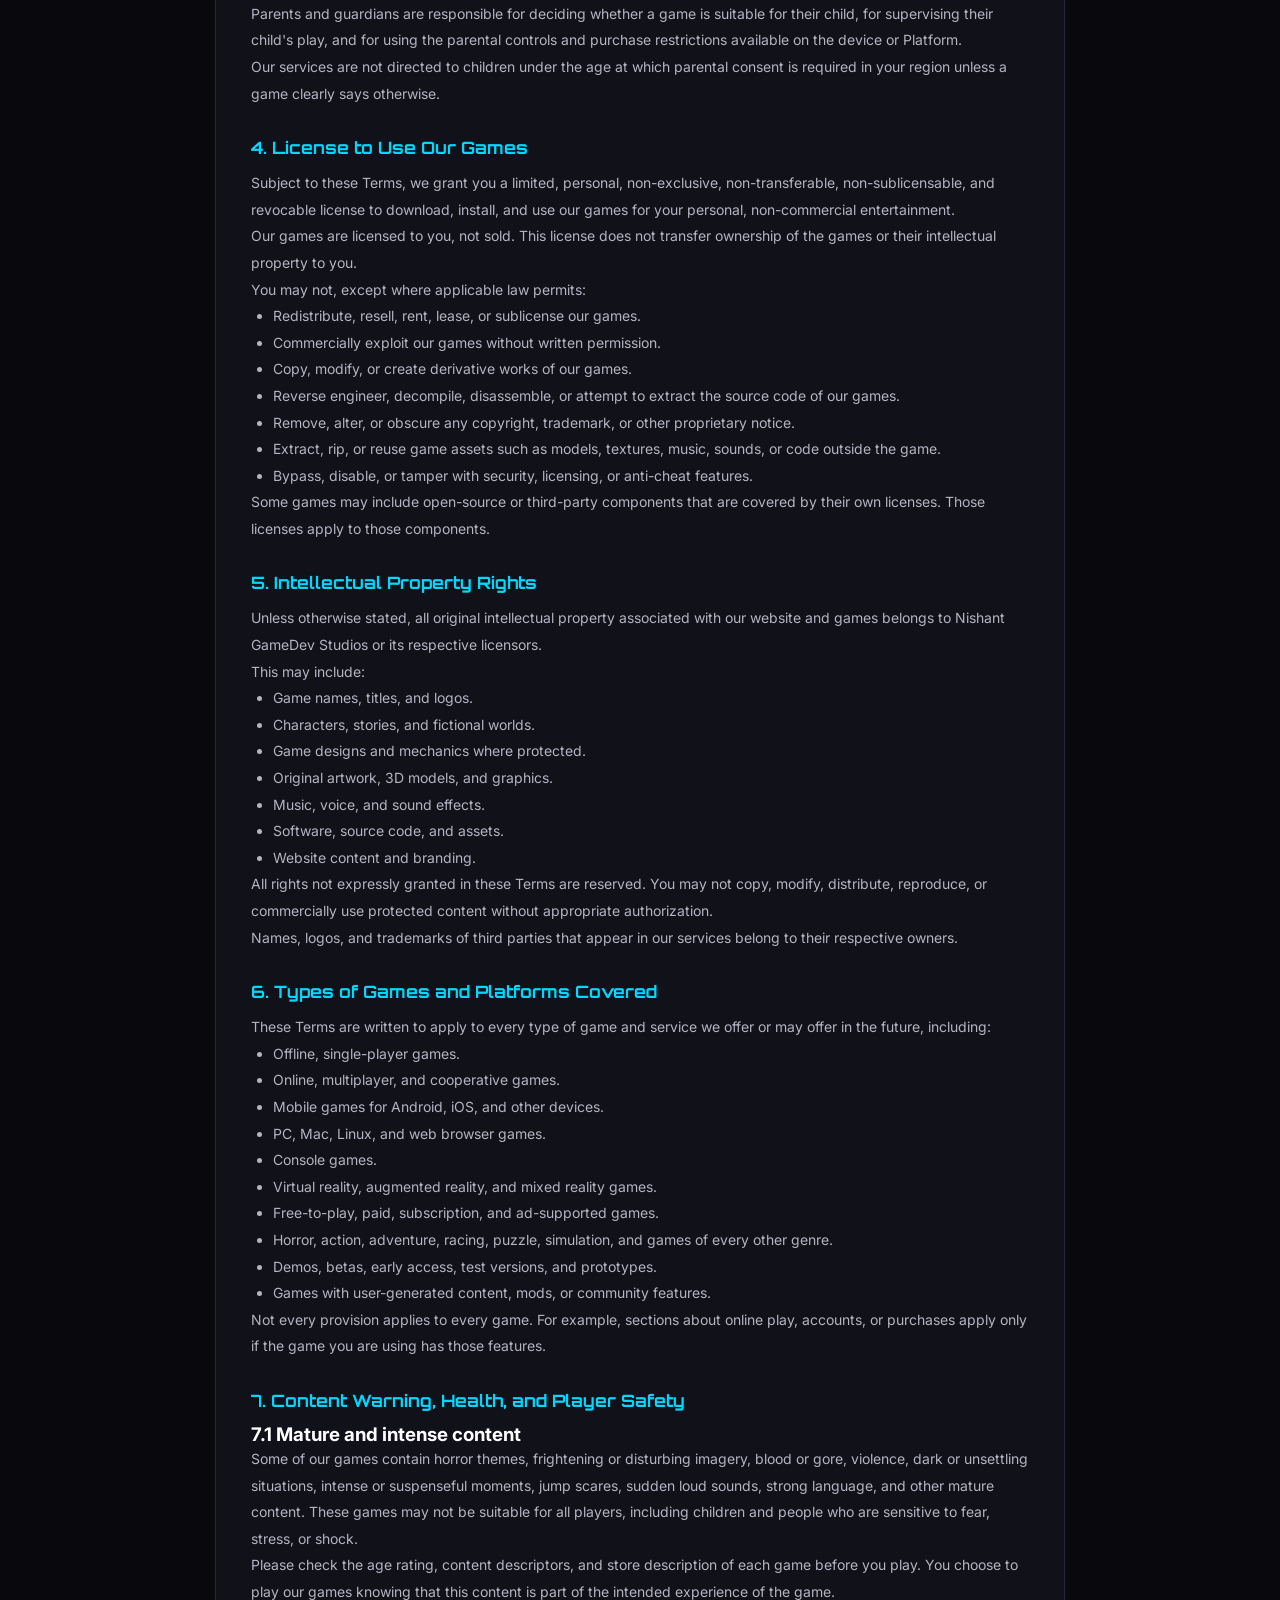
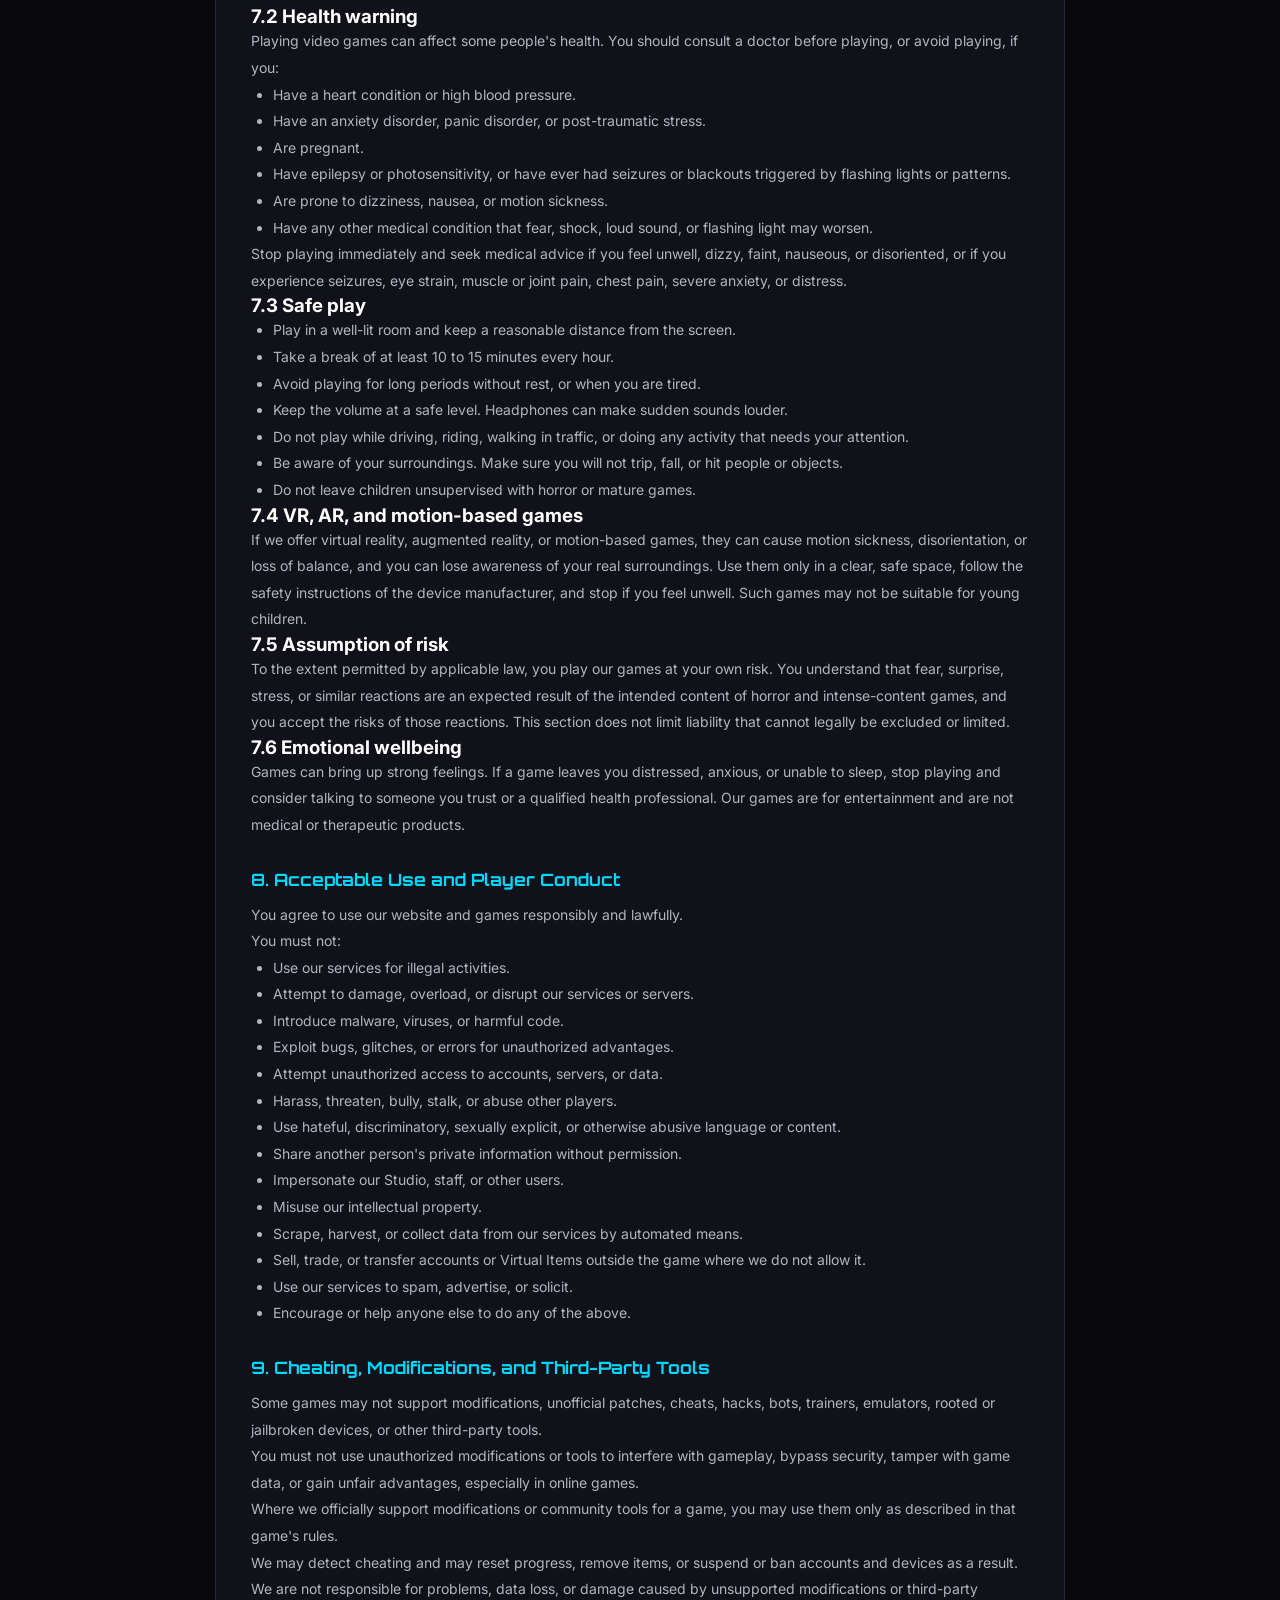
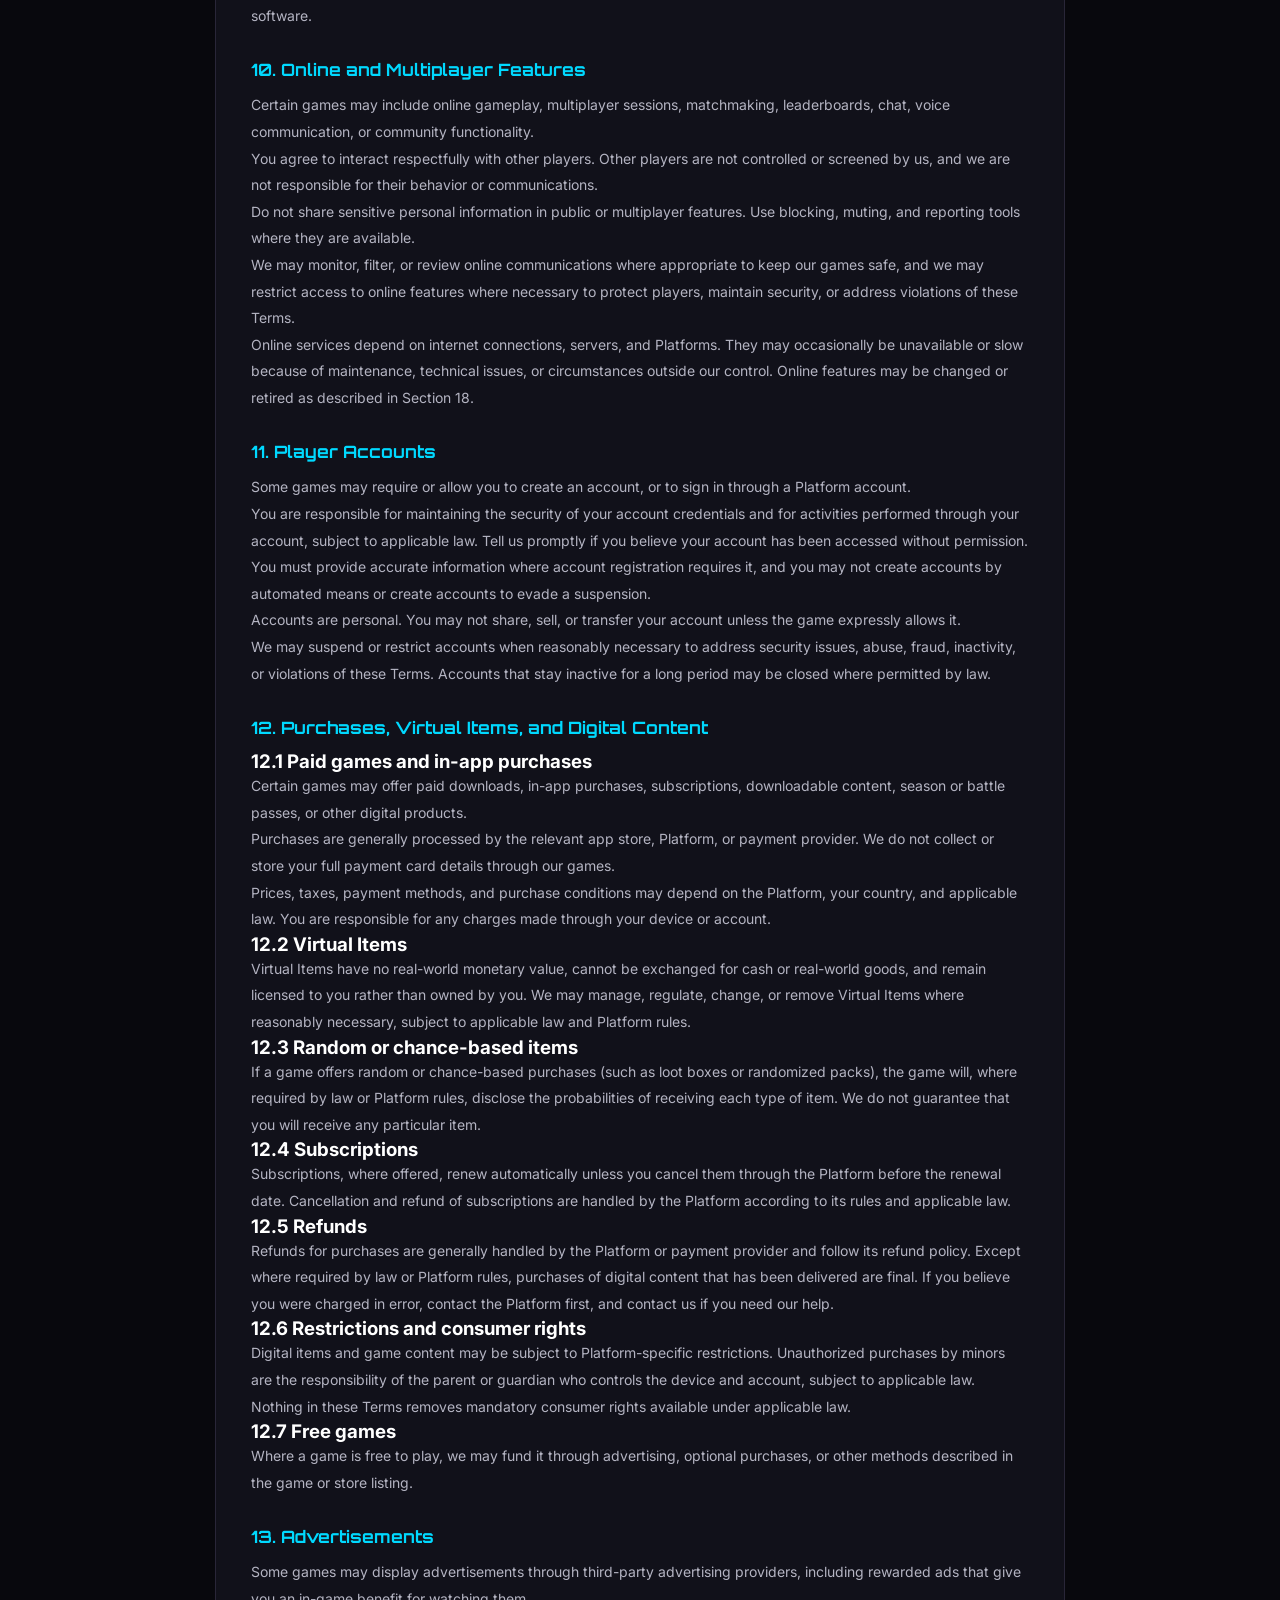
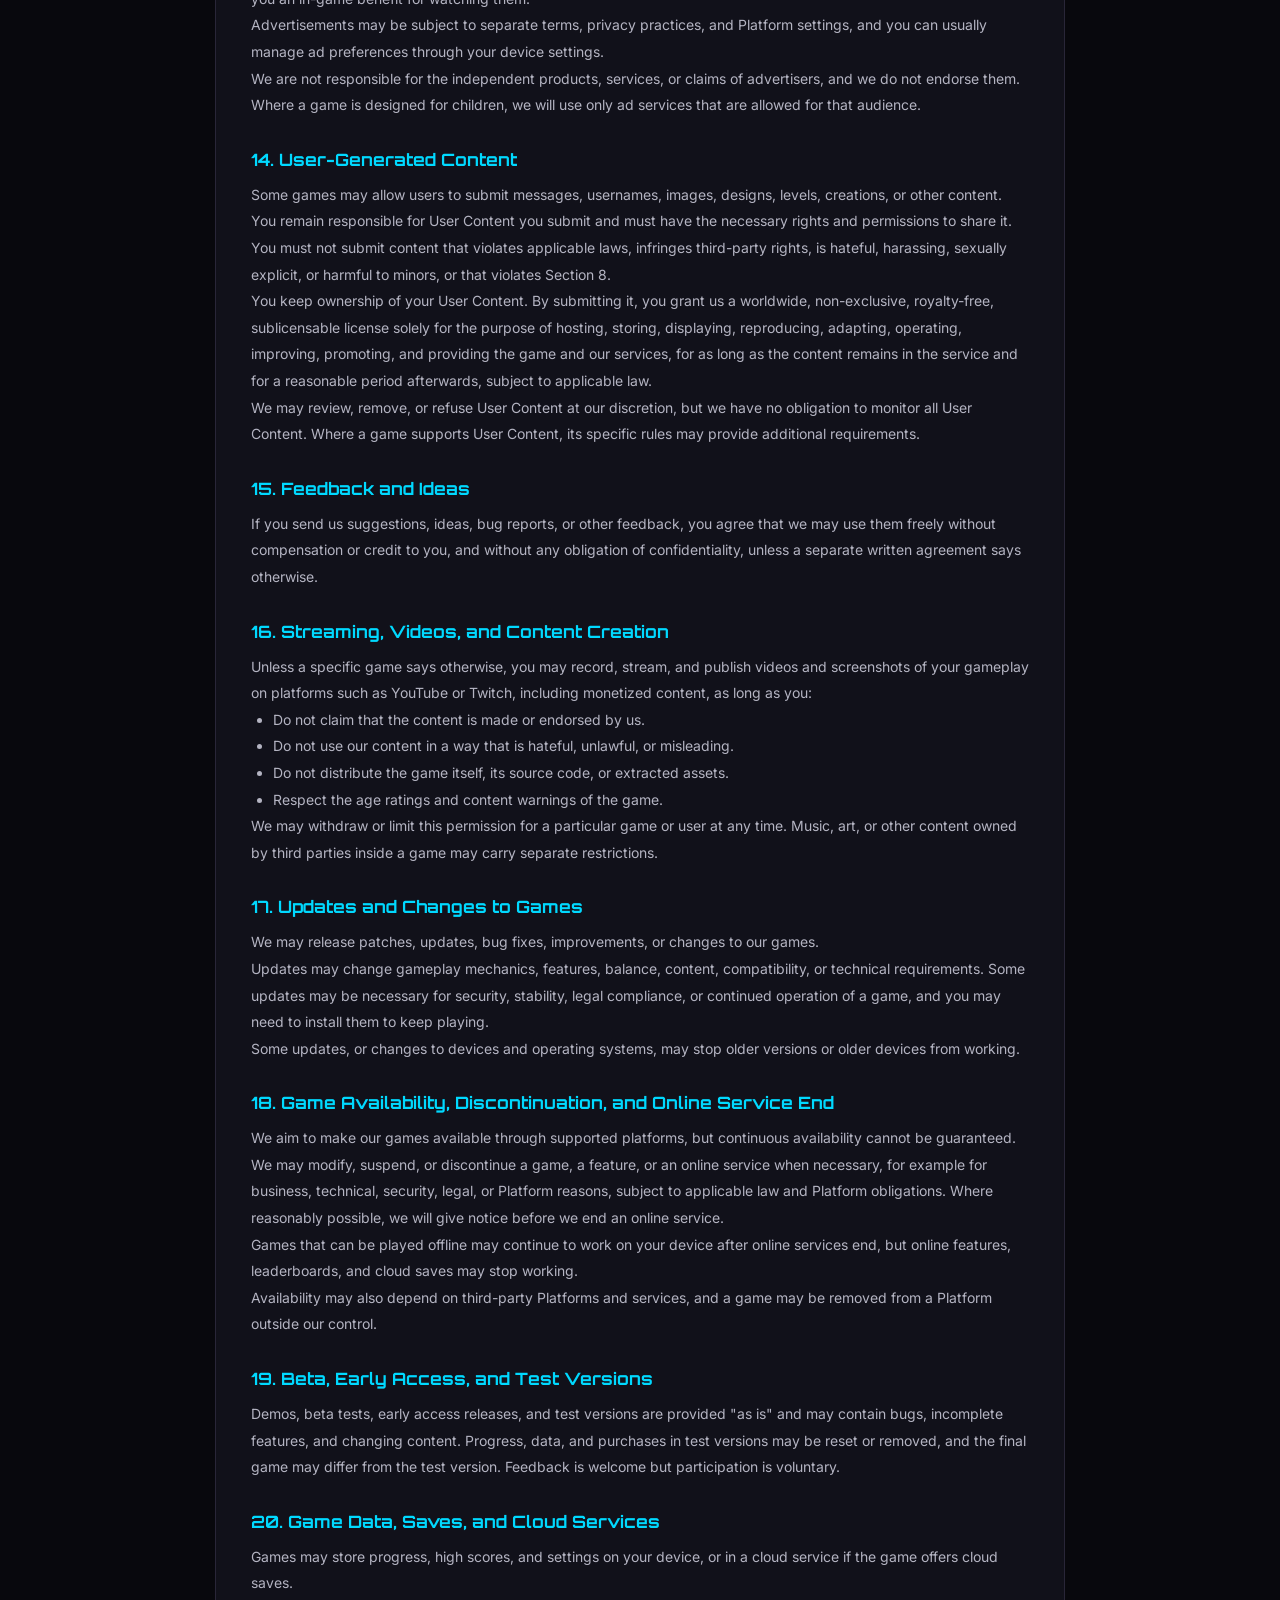
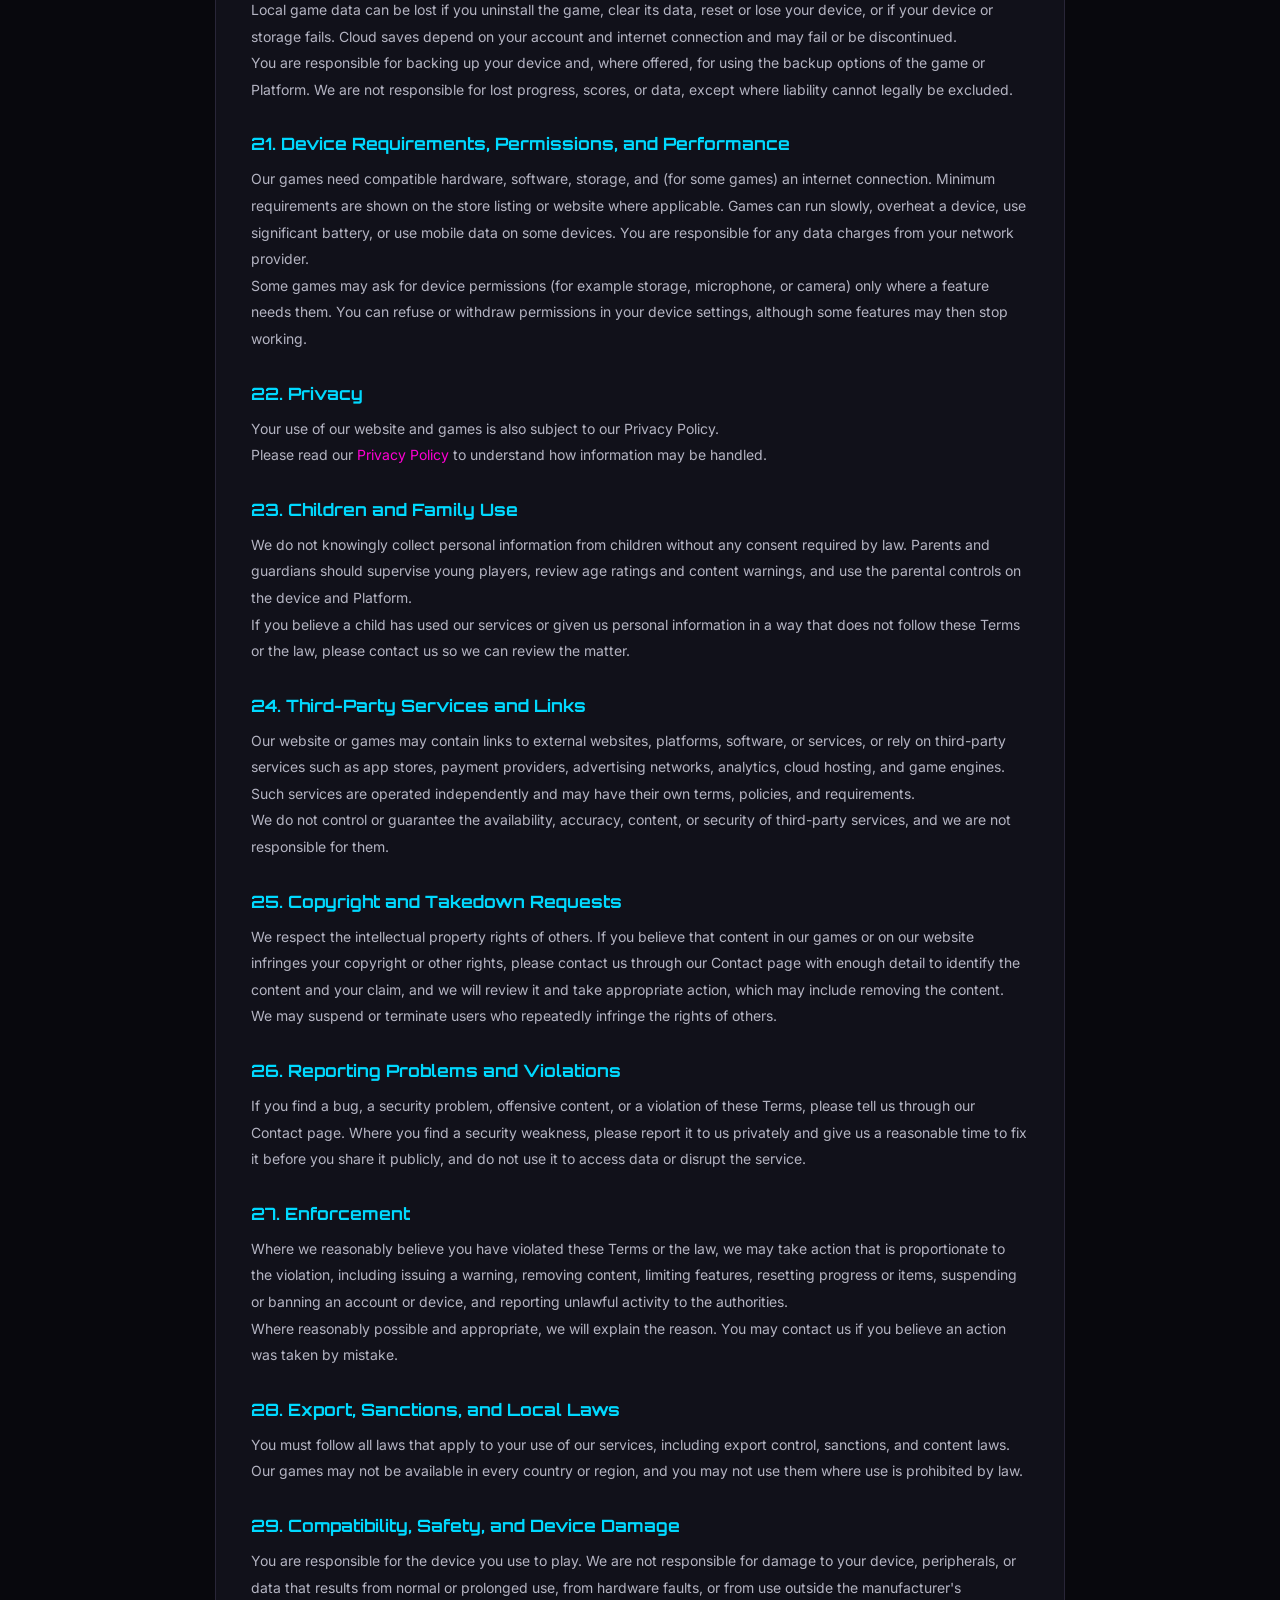
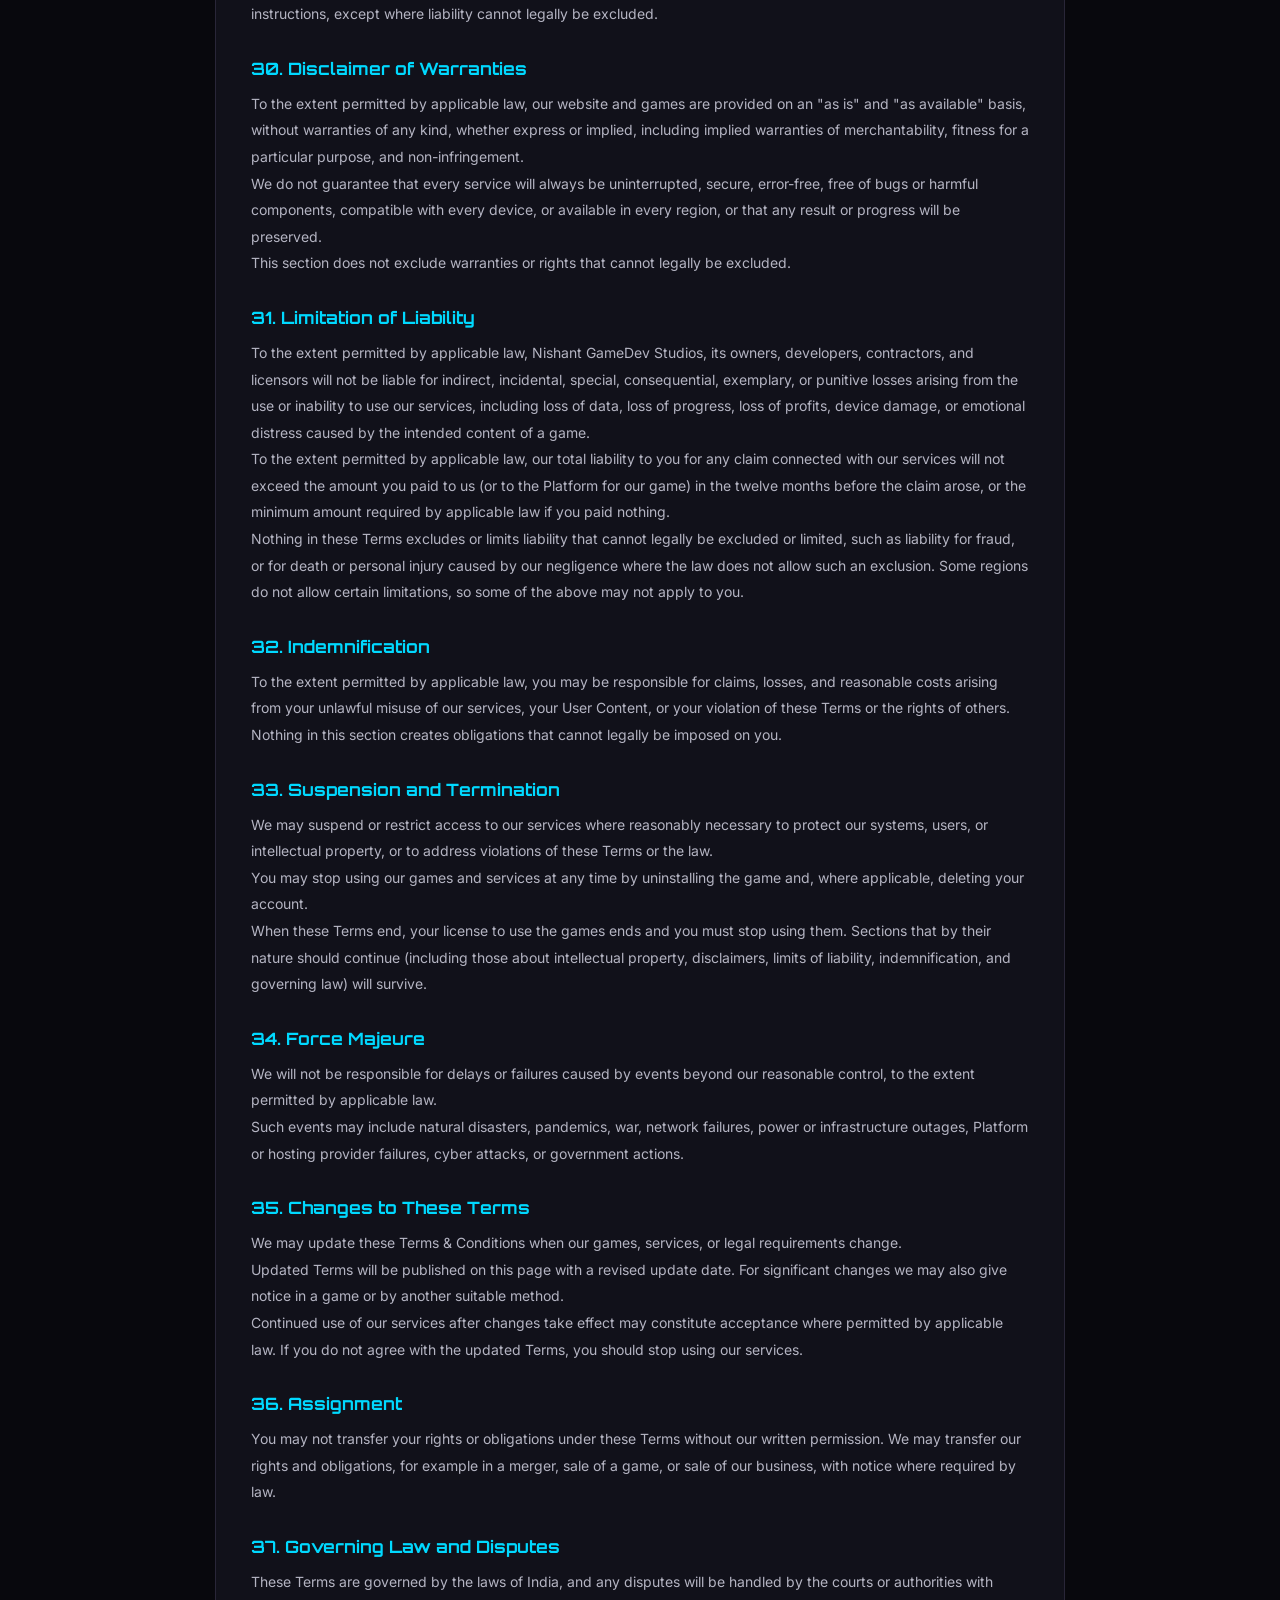
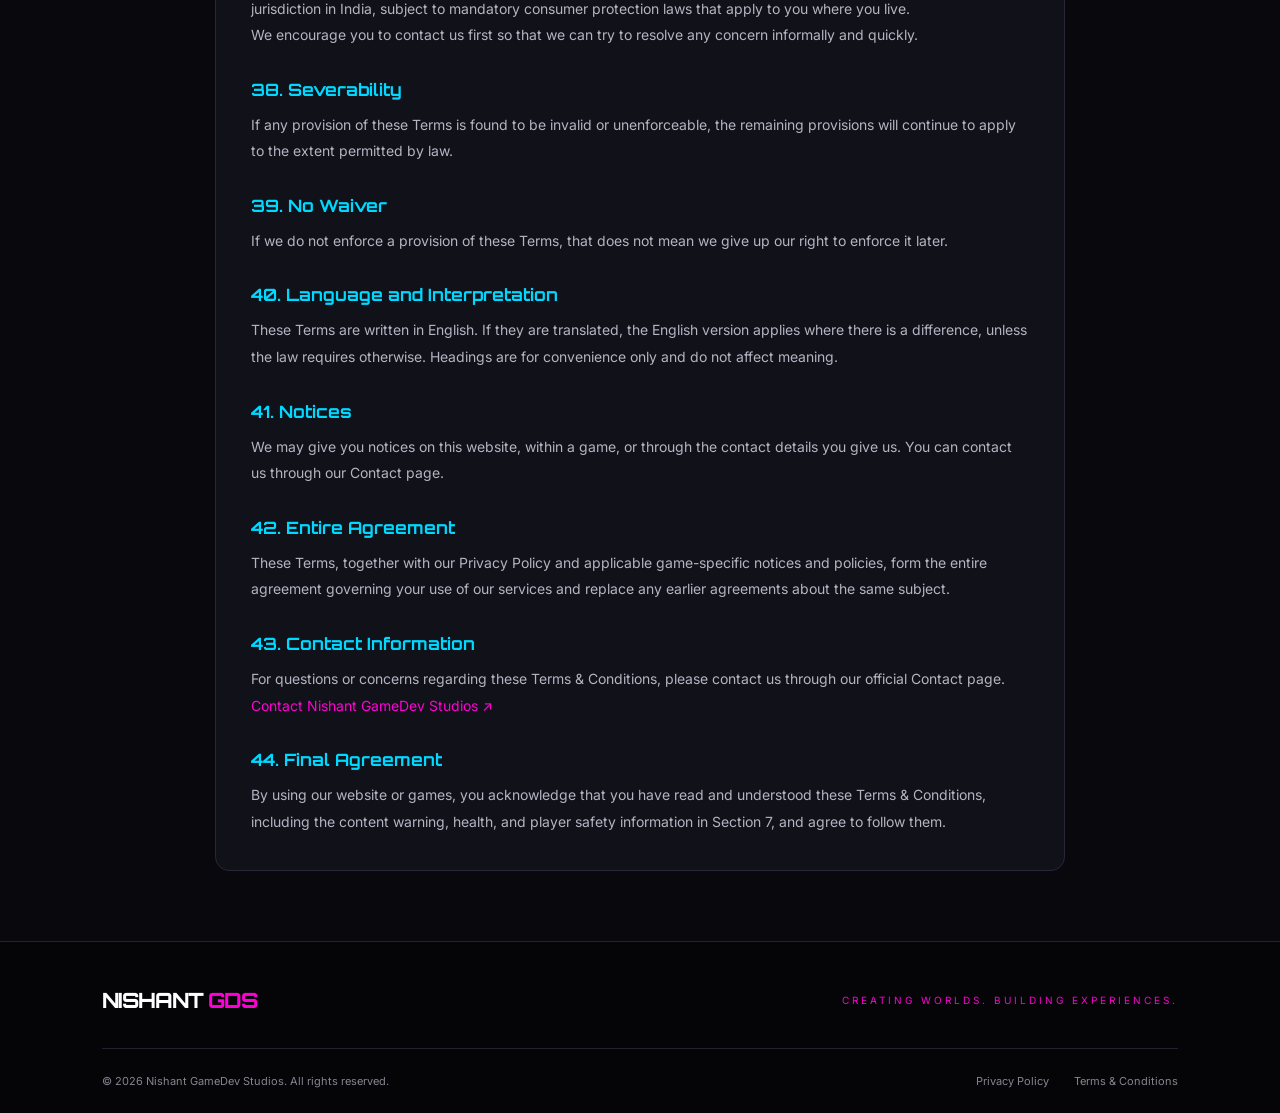
<file: terms.html>
<!DOCTYPE html>
<html lang="en">

<head>
    <meta charset="UTF-8">
    <meta name="viewport" content="width=device-width, initial-scale=1.0">

    <title>Terms & Conditions | Nishant GameDev Studios</title>

    <link rel="stylesheet" href="style.css">

    <link href="https://fonts.googleapis.com/css2?family=Inter:wght@400;500;600;700;800&family=Orbitron:wght@500;600;700;800&display=swap" rel="stylesheet">
</head>

<body>

    <!-- NAVIGATION -->

    <header class="navbar">

        <a href="index.html" class="logo">
            NISHANT<span>GDS</span>
        </a>

        <nav class="nav-links">
            <a href="index.html">Home</a>
            <a href="games.html">Games</a>
            <a href="about.html">About</a>
            <a href="contact.html">Contact</a>
        </nav>

        <a href="games.html" class="nav-button">
            EXPLORE GAMES ↗
        </a>

    </header>


    <!-- TERMS AND CONDITIONS -->

    <main class="legal-page">

        <section class="legal-hero">

            <p class="hero-label">PLEASE READ CAREFULLY</p>

            <h1>
                TERMS & <span class="gradient-text">CONDITIONS</span>
            </h1>

            <p>
                Effective Date: 23 November 2026
                <br /><br />
                Last Updated: 23 November 2026
            </p>

        </section>


        <article class="legal-content">

            <p>
                Welcome to Nishant GameDev Studios ("we", "our",
                "us", or "Studio").
            </p>

            <p>
                These Terms & Conditions ("Terms") govern your access
                to and use of our official website, video games,
                applications, digital content, online features, and
                related services, on every platform where they are
                offered, including mobile devices, computers, consoles,
                virtual reality and augmented reality devices, web
                browsers, and any other platform.
            </p>

            <p>
                By accessing our website, downloading, installing, or
                playing our games, or using our services, you agree to
                these Terms. If you do not agree, please stop using the
                relevant service and uninstall the game.
            </p>

            <p>
                <strong>Important notice:</strong> Some of our games
                contain horror, violence, and other intense content.
                Please read Section 7 (Content Warning, Health, and
                Player Safety) and Section 30 (Disclaimer of Warranties)
                and Section 31 (Limitation of Liability) carefully.
            </p>


            <h2>1. Definitions</h2>

            <ul>
                <li>"Studio" means Nishant GameDev Studios.</li>
                <li>"Website" means our official website and its pages.</li>
                <li>
                    "Games" means video games, applications, and
                    interactive software developed or published by our
                    Studio, including demos, betas, early access
                    versions, updates, patches, and downloadable content.
                </li>
                <li>
                    "Services" means our website, games, online
                    features, and related services.
                </li>
                <li>
                    "User" or "Player" or "you" means any person
                    accessing or using our services.
                </li>
                <li>
                    "Content" means text, images, graphics, audio,
                    video, software, and other digital materials.
                </li>
                <li>
                    "Virtual Items" means in-game currency, items,
                    characters, skins, upgrades, passes, unlocks, and
                    other digital goods that exist only inside a game.
                </li>
                <li>
                    "User Content" means anything you create, submit,
                    upload, or share through our services, including
                    usernames, messages, images, designs, and creations.
                </li>
                <li>
                    "Platform" means a third-party store, device,
                    operating system, or service through which a game
                    is distributed or played, such as Google Play, the
                    Apple App Store, Steam, or a console store.
                </li>
            </ul>


            <h2>2. Acceptance of These Terms</h2>

            <p>
                You accept these Terms when you first access the
                website, download or install a game, create an account,
                or otherwise use our services, whichever happens first.
            </p>

            <p>
                If you accept these Terms on behalf of a company or
                other organization, you confirm that you have the
                authority to do so.
            </p>

            <p>
                Some games may have their own additional terms, rules,
                or notices. If a game-specific term conflicts with these
                Terms for that game, the game-specific term applies to
                that game.
            </p>

            <p>
                Platform terms (for example, the terms of Google Play)
                also apply to your use of our games. If you are
                required to accept an end user license agreement from
                the Platform, that agreement applies together with these
                Terms.
            </p>


            <h2>3. Eligibility and Age Requirements</h2>

            <p>
                You must meet the minimum age requirements applicable to
                the relevant game, Platform, and jurisdiction.
            </p>

            <p>
                Certain games or services have age ratings or additional
                restrictions. Age ratings are assigned according to the
                rules of the relevant Platform or rating authority and
                should be followed.
            </p>

            <p>
                If you are a minor, you must use our services with the
                involvement or permission of a parent or legal guardian
                where required by applicable law.
            </p>

            <p>
                Parents and guardians are responsible for deciding
                whether a game is suitable for their child, for
                supervising their child's play, and for using the
                parental controls and purchase restrictions available on
                the device or Platform.
            </p>

            <p>
                Our services are not directed to children under the age
                at which parental consent is required in your region
                unless a game clearly says otherwise.
            </p>


            <h2>4. License to Use Our Games</h2>

            <p>
                Subject to these Terms, we grant you a limited,
                personal, non-exclusive, non-transferable, non-sublicensable,
                and revocable license to download, install, and use our
                games for your personal, non-commercial entertainment.
            </p>

            <p>
                Our games are licensed to you, not sold. This license
                does not transfer ownership of the games or their
                intellectual property to you.
            </p>

            <p>
                You may not, except where applicable law permits:
            </p>

            <ul>
                <li>Redistribute, resell, rent, lease, or sublicense our games.</li>
                <li>Commercially exploit our games without written permission.</li>
                <li>Copy, modify, or create derivative works of our games.</li>
                <li>
                    Reverse engineer, decompile, disassemble, or attempt
                    to extract the source code of our games.
                </li>
                <li>
                    Remove, alter, or obscure any copyright, trademark,
                    or other proprietary notice.
                </li>
                <li>
                    Extract, rip, or reuse game assets such as models,
                    textures, music, sounds, or code outside the game.
                </li>
                <li>
                    Bypass, disable, or tamper with security, licensing,
                    or anti-cheat features.
                </li>
            </ul>

            <p>
                Some games may include open-source or third-party
                components that are covered by their own licenses. Those
                licenses apply to those components.
            </p>


            <h2>5. Intellectual Property Rights</h2>

            <p>
                Unless otherwise stated, all original intellectual
                property associated with our website and games belongs
                to Nishant GameDev Studios or its respective licensors.
            </p>

            <p>This may include:</p>

            <ul>
                <li>Game names, titles, and logos.</li>
                <li>Characters, stories, and fictional worlds.</li>
                <li>Game designs and mechanics where protected.</li>
                <li>Original artwork, 3D models, and graphics.</li>
                <li>Music, voice, and sound effects.</li>
                <li>Software, source code, and assets.</li>
                <li>Website content and branding.</li>
            </ul>

            <p>
                All rights not expressly granted in these Terms are
                reserved. You may not copy, modify, distribute,
                reproduce, or commercially use protected content without
                appropriate authorization.
            </p>

            <p>
                Names, logos, and trademarks of third parties that
                appear in our services belong to their respective
                owners.
            </p>


            <h2>6. Types of Games and Platforms Covered</h2>

            <p>
                These Terms are written to apply to every type of game
                and service we offer or may offer in the future,
                including:
            </p>

            <ul>
                <li>Offline, single-player games.</li>
                <li>Online, multiplayer, and cooperative games.</li>
                <li>Mobile games for Android, iOS, and other devices.</li>
                <li>PC, Mac, Linux, and web browser games.</li>
                <li>Console games.</li>
                <li>Virtual reality, augmented reality, and mixed reality games.</li>
                <li>Free-to-play, paid, subscription, and ad-supported games.</li>
                <li>Horror, action, adventure, racing, puzzle, simulation, and games of every other genre.</li>
                <li>Demos, betas, early access, test versions, and prototypes.</li>
                <li>Games with user-generated content, mods, or community features.</li>
            </ul>

            <p>
                Not every provision applies to every game. For example,
                sections about online play, accounts, or purchases apply
                only if the game you are using has those features.
            </p>


            <h2>7. Content Warning, Health, and Player Safety</h2>

            <h3>7.1 Mature and intense content</h3>

            <p>
                Some of our games contain horror themes, frightening or
                disturbing imagery, blood or gore, violence, dark or
                unsettling situations, intense or suspenseful moments,
                jump scares, sudden loud sounds, strong language, and
                other mature content. These games may not be suitable
                for all players, including children and people who are
                sensitive to fear, stress, or shock.
            </p>

            <p>
                Please check the age rating, content descriptors, and
                store description of each game before you play. You
                choose to play our games knowing that this content is
                part of the intended experience of the game.
            </p>

            <h3>7.2 Health warning</h3>

            <p>
                Playing video games can affect some people's health.
                You should consult a doctor before playing, or avoid
                playing, if you:
            </p>

            <ul>
                <li>Have a heart condition or high blood pressure.</li>
                <li>Have an anxiety disorder, panic disorder, or post-traumatic stress.</li>
                <li>Are pregnant.</li>
                <li>
                    Have epilepsy or photosensitivity, or have ever had
                    seizures or blackouts triggered by flashing lights
                    or patterns.
                </li>
                <li>Are prone to dizziness, nausea, or motion sickness.</li>
                <li>Have any other medical condition that fear, shock, loud sound, or flashing light may worsen.</li>
            </ul>

            <p>
                Stop playing immediately and seek medical advice if you
                feel unwell, dizzy, faint, nauseous, or disoriented, or
                if you experience seizures, eye strain, muscle or joint
                pain, chest pain, severe anxiety, or distress.
            </p>

            <h3>7.3 Safe play</h3>

            <ul>
                <li>Play in a well-lit room and keep a reasonable distance from the screen.</li>
                <li>Take a break of at least 10 to 15 minutes every hour.</li>
                <li>Avoid playing for long periods without rest, or when you are tired.</li>
                <li>Keep the volume at a safe level. Headphones can make sudden sounds louder.</li>
                <li>Do not play while driving, riding, walking in traffic, or doing any activity that needs your attention.</li>
                <li>Be aware of your surroundings. Make sure you will not trip, fall, or hit people or objects.</li>
                <li>
                    Do not leave children unsupervised with horror or
                    mature games.
                </li>
            </ul>

            <h3>7.4 VR, AR, and motion-based games</h3>

            <p>
                If we offer virtual reality, augmented reality, or
                motion-based games, they can cause motion sickness,
                disorientation, or loss of balance, and you can lose
                awareness of your real surroundings. Use them only in a
                clear, safe space, follow the safety instructions of the
                device manufacturer, and stop if you feel unwell. Such
                games may not be suitable for young children.
            </p>

            <h3>7.5 Assumption of risk</h3>

            <p>
                To the extent permitted by applicable law, you play our
                games at your own risk. You understand that fear,
                surprise, stress, or similar reactions are an expected
                result of the intended content of horror and
                intense-content games, and you accept the risks of
                those reactions. This section does not limit liability
                that cannot legally be excluded or limited.
            </p>

            <h3>7.6 Emotional wellbeing</h3>

            <p>
                Games can bring up strong feelings. If a game leaves you
                distressed, anxious, or unable to sleep, stop playing
                and consider talking to someone you trust or a qualified
                health professional. Our games are for entertainment and
                are not medical or therapeutic products.
            </p>


            <h2>8. Acceptable Use and Player Conduct</h2>

            <p>
                You agree to use our website and games responsibly and
                lawfully.
            </p>

            <p>You must not:</p>

            <ul>
                <li>Use our services for illegal activities.</li>
                <li>Attempt to damage, overload, or disrupt our services or servers.</li>
                <li>Introduce malware, viruses, or harmful code.</li>
                <li>Exploit bugs, glitches, or errors for unauthorized advantages.</li>
                <li>Attempt unauthorized access to accounts, servers, or data.</li>
                <li>Harass, threaten, bully, stalk, or abuse other players.</li>
                <li>Use hateful, discriminatory, sexually explicit, or otherwise abusive language or content.</li>
                <li>Share another person's private information without permission.</li>
                <li>Impersonate our Studio, staff, or other users.</li>
                <li>Misuse our intellectual property.</li>
                <li>Scrape, harvest, or collect data from our services by automated means.</li>
                <li>Sell, trade, or transfer accounts or Virtual Items outside the game where we do not allow it.</li>
                <li>Use our services to spam, advertise, or solicit.</li>
                <li>Encourage or help anyone else to do any of the above.</li>
            </ul>


            <h2>9. Cheating, Modifications, and Third-Party Tools</h2>

            <p>
                Some games may not support modifications, unofficial
                patches, cheats, hacks, bots, trainers, emulators,
                rooted or jailbroken devices, or other third-party
                tools.
            </p>

            <p>
                You must not use unauthorized modifications or tools to
                interfere with gameplay, bypass security, tamper with
                game data, or gain unfair advantages, especially in
                online games.
            </p>

            <p>
                Where we officially support modifications or community
                tools for a game, you may use them only as described in
                that game's rules.
            </p>

            <p>
                We may detect cheating and may reset progress, remove
                items, or suspend or ban accounts and devices as a
                result. We are not responsible for problems, data loss,
                or damage caused by unsupported modifications or
                third-party software.
            </p>


            <h2>10. Online and Multiplayer Features</h2>

            <p>
                Certain games may include online gameplay, multiplayer
                sessions, matchmaking, leaderboards, chat, voice
                communication, or community functionality.
            </p>

            <p>
                You agree to interact respectfully with other players.
                Other players are not controlled or screened by us, and
                we are not responsible for their behavior or
                communications.
            </p>

            <p>
                Do not share sensitive personal information in public or
                multiplayer features. Use blocking, muting, and
                reporting tools where they are available.
            </p>

            <p>
                We may monitor, filter, or review online communications
                where appropriate to keep our games safe, and we may
                restrict access to online features where necessary to
                protect players, maintain security, or address
                violations of these Terms.
            </p>

            <p>
                Online services depend on internet connections, servers,
                and Platforms. They may occasionally be unavailable or
                slow because of maintenance, technical issues, or
                circumstances outside our control. Online features may
                be changed or retired as described in Section 18.
            </p>


            <h2>11. Player Accounts</h2>

            <p>
                Some games may require or allow you to create an
                account, or to sign in through a Platform account.
            </p>

            <p>
                You are responsible for maintaining the security of your
                account credentials and for activities performed through
                your account, subject to applicable law. Tell us
                promptly if you believe your account has been accessed
                without permission.
            </p>

            <p>
                You must provide accurate information where account
                registration requires it, and you may not create
                accounts by automated means or create accounts to evade
                a suspension.
            </p>

            <p>
                Accounts are personal. You may not share, sell, or
                transfer your account unless the game expressly allows
                it.
            </p>

            <p>
                We may suspend or restrict accounts when reasonably
                necessary to address security issues, abuse, fraud,
                inactivity, or violations of these Terms. Accounts that
                stay inactive for a long period may be closed where
                permitted by law.
            </p>


            <h2>12. Purchases, Virtual Items, and Digital Content</h2>

            <h3>12.1 Paid games and in-app purchases</h3>

            <p>
                Certain games may offer paid downloads, in-app
                purchases, subscriptions, downloadable content, season
                or battle passes, or other digital products.
            </p>

            <p>
                Purchases are generally processed by the relevant app
                store, Platform, or payment provider. We do not collect
                or store your full payment card details through our
                games.
            </p>

            <p>
                Prices, taxes, payment methods, and purchase conditions
                may depend on the Platform, your country, and applicable
                law. You are responsible for any charges made through
                your device or account.
            </p>

            <h3>12.2 Virtual Items</h3>

            <p>
                Virtual Items have no real-world monetary value, cannot
                be exchanged for cash or real-world goods, and remain
                licensed to you rather than owned by you. We may manage,
                regulate, change, or remove Virtual Items where
                reasonably necessary, subject to applicable law and
                Platform rules.
            </p>

            <h3>12.3 Random or chance-based items</h3>

            <p>
                If a game offers random or chance-based purchases (such
                as loot boxes or randomized packs), the game will, where
                required by law or Platform rules, disclose the
                probabilities of receiving each type of item. We do not
                guarantee that you will receive any particular item.
            </p>

            <h3>12.4 Subscriptions</h3>

            <p>
                Subscriptions, where offered, renew automatically
                unless you cancel them through the Platform before the
                renewal date. Cancellation and refund of subscriptions
                are handled by the Platform according to its rules and
                applicable law.
            </p>

            <h3>12.5 Refunds</h3>

            <p>
                Refunds for purchases are generally handled by the
                Platform or payment provider and follow its refund
                policy. Except where required by law or Platform
                rules, purchases of digital content that has been
                delivered are final. If you believe you were charged in
                error, contact the Platform first, and contact us if you
                need our help.
            </p>

            <h3>12.6 Restrictions and consumer rights</h3>

            <p>
                Digital items and game content may be subject to
                Platform-specific restrictions. Unauthorized purchases
                by minors are the responsibility of the parent or
                guardian who controls the device and account, subject to
                applicable law. Nothing in these Terms removes mandatory
                consumer rights available under applicable law.
            </p>

            <h3>12.7 Free games</h3>

            <p>
                Where a game is free to play, we may fund it through
                advertising, optional purchases, or other methods
                described in the game or store listing.
            </p>


            <h2>13. Advertisements</h2>

            <p>
                Some games may display advertisements through
                third-party advertising providers, including rewarded
                ads that give you an in-game benefit for watching them.
            </p>

            <p>
                Advertisements may be subject to separate terms,
                privacy practices, and Platform settings, and you can
                usually manage ad preferences through your device
                settings.
            </p>

            <p>
                We are not responsible for the independent products,
                services, or claims of advertisers, and we do not
                endorse them. Where a game is designed for children, we
                will use only ad services that are allowed for that
                audience.
            </p>


            <h2>14. User-Generated Content</h2>

            <p>
                Some games may allow users to submit messages,
                usernames, images, designs, levels, creations, or other
                content.
            </p>

            <p>
                You remain responsible for User Content you submit and
                must have the necessary rights and permissions to share
                it.
            </p>

            <p>
                You must not submit content that violates applicable
                laws, infringes third-party rights, is hateful,
                harassing, sexually explicit, or harmful to minors, or
                that violates Section 8.
            </p>

            <p>
                You keep ownership of your User Content. By submitting
                it, you grant us a worldwide, non-exclusive,
                royalty-free, sublicensable license solely for the
                purpose of hosting, storing, displaying, reproducing,
                adapting, operating, improving, promoting, and
                providing the game and our services, for as long as
                the content remains in the service and for a
                reasonable period afterwards, subject to applicable
                law.
            </p>

            <p>
                We may review, remove, or refuse User Content at our
                discretion, but we have no obligation to monitor all
                User Content. Where a game supports User Content, its
                specific rules may provide additional requirements.
            </p>


            <h2>15. Feedback and Ideas</h2>

            <p>
                If you send us suggestions, ideas, bug reports, or other
                feedback, you agree that we may use them freely without
                compensation or credit to you, and without any
                obligation of confidentiality, unless a separate
                written agreement says otherwise.
            </p>


            <h2>16. Streaming, Videos, and Content Creation</h2>

            <p>
                Unless a specific game says otherwise, you may record,
                stream, and publish videos and screenshots of your
                gameplay on platforms such as YouTube or Twitch,
                including monetized content, as long as you:
            </p>

            <ul>
                <li>Do not claim that the content is made or endorsed by us.</li>
                <li>Do not use our content in a way that is hateful, unlawful, or misleading.</li>
                <li>Do not distribute the game itself, its source code, or extracted assets.</li>
                <li>Respect the age ratings and content warnings of the game.</li>
            </ul>

            <p>
                We may withdraw or limit this permission for a
                particular game or user at any time. Music, art, or other
                content owned by third parties inside a game may carry
                separate restrictions.
            </p>


            <h2>17. Updates and Changes to Games</h2>

            <p>
                We may release patches, updates, bug fixes,
                improvements, or changes to our games.
            </p>

            <p>
                Updates may change gameplay mechanics, features,
                balance, content, compatibility, or technical
                requirements. Some updates may be necessary for
                security, stability, legal compliance, or continued
                operation of a game, and you may need to install them
                to keep playing.
            </p>

            <p>
                Some updates, or changes to devices and operating
                systems, may stop older versions or older devices from
                working.
            </p>


            <h2>18. Game Availability, Discontinuation, and Online Service End</h2>

            <p>
                We aim to make our games available through supported
                platforms, but continuous availability cannot be
                guaranteed.
            </p>

            <p>
                We may modify, suspend, or discontinue a game, a
                feature, or an online service when necessary, for
                example for business, technical, security, legal, or
                Platform reasons, subject to applicable law and Platform
                obligations. Where reasonably possible, we will give
                notice before we end an online service.
            </p>

            <p>
                Games that can be played offline may continue to work on
                your device after online services end, but online
                features, leaderboards, and cloud saves may stop
                working.
            </p>

            <p>
                Availability may also depend on third-party Platforms
                and services, and a game may be removed from a Platform
                outside our control.
            </p>


            <h2>19. Beta, Early Access, and Test Versions</h2>

            <p>
                Demos, beta tests, early access releases, and test
                versions are provided "as is" and may contain bugs,
                incomplete features, and changing content. Progress,
                data, and purchases in test versions may be reset or
                removed, and the final game may differ from the test
                version. Feedback is welcome but participation is
                voluntary.
            </p>


            <h2>20. Game Data, Saves, and Cloud Services</h2>

            <p>
                Games may store progress, high scores, and settings on
                your device, or in a cloud service if the game offers
                cloud saves.
            </p>

            <p>
                Local game data can be lost if you uninstall the game,
                clear its data, reset or lose your device, or if your
                device or storage fails. Cloud saves depend on your
                account and internet connection and may fail or be
                discontinued.
            </p>

            <p>
                You are responsible for backing up your device and, where
                offered, for using the backup options of the game or
                Platform. We are not responsible for lost progress,
                scores, or data, except where liability cannot legally be
                excluded.
            </p>


            <h2>21. Device Requirements, Permissions, and Performance</h2>

            <p>
                Our games need compatible hardware, software, storage,
                and (for some games) an internet connection. Minimum
                requirements are shown on the store listing or website
                where applicable. Games can run slowly, overheat a
                device, use significant battery, or use mobile data on
                some devices. You are responsible for any data charges
                from your network provider.
            </p>

            <p>
                Some games may ask for device permissions (for example
                storage, microphone, or camera) only where a feature
                needs them. You can refuse or withdraw permissions in
                your device settings, although some features may then
                stop working.
            </p>


            <h2>22. Privacy</h2>

            <p>
                Your use of our website and games is also subject to our
                Privacy Policy.
            </p>

            <p>
                Please read our
                <a href="privacy-policy.html">Privacy Policy</a>
                to understand how information may be handled.
            </p>


            <h2>23. Children and Family Use</h2>

            <p>
                We do not knowingly collect personal information from
                children without any consent required by law. Parents
                and guardians should supervise young players, review
                age ratings and content warnings, and use the parental
                controls on the device and Platform.
            </p>

            <p>
                If you believe a child has used our services or given us
                personal information in a way that does not follow
                these Terms or the law, please contact us so we can
                review the matter.
            </p>


            <h2>24. Third-Party Services and Links</h2>

            <p>
                Our website or games may contain links to external
                websites, platforms, software, or services, or rely on
                third-party services such as app stores, payment
                providers, advertising networks, analytics, cloud
                hosting, and game engines.
            </p>

            <p>
                Such services are operated independently and may have
                their own terms, policies, and requirements.
            </p>

            <p>
                We do not control or guarantee the availability,
                accuracy, content, or security of third-party services,
                and we are not responsible for them.
            </p>


            <h2>25. Copyright and Takedown Requests</h2>

            <p>
                We respect the intellectual property rights of others.
                If you believe that content in our games or on our
                website infringes your copyright or other rights, please
                contact us through our Contact page with enough detail
                to identify the content and your claim, and we will
                review it and take appropriate action, which may include
                removing the content.
            </p>

            <p>
                We may suspend or terminate users who repeatedly
                infringe the rights of others.
            </p>


            <h2>26. Reporting Problems and Violations</h2>

            <p>
                If you find a bug, a security problem, offensive
                content, or a violation of these Terms, please tell us
                through our Contact page. Where you find a security
                weakness, please report it to us privately and give us a
                reasonable time to fix it before you share it publicly,
                and do not use it to access data or disrupt the
                service.
            </p>


            <h2>27. Enforcement</h2>

            <p>
                Where we reasonably believe you have violated these
                Terms or the law, we may take action that is
                proportionate to the violation, including issuing a
                warning, removing content, limiting features, resetting
                progress or items, suspending or banning an account or
                device, and reporting unlawful activity to the
                authorities.
            </p>

            <p>
                Where reasonably possible and appropriate, we will explain
                the reason. You may contact us if you believe an action
                was taken by mistake.
            </p>


            <h2>28. Export, Sanctions, and Local Laws</h2>

            <p>
                You must follow all laws that apply to your use of our
                services, including export control, sanctions, and
                content laws. Our games may not be available in every
                country or region, and you may not use them where use is
                prohibited by law.
            </p>


            <h2>29. Compatibility, Safety, and Device Damage</h2>

            <p>
                You are responsible for the device you use to play. We
                are not responsible for damage to your device,
                peripherals, or data that results from normal or
                prolonged use, from hardware faults, or from use outside
                the manufacturer's instructions, except where liability
                cannot legally be excluded.
            </p>


            <h2>30. Disclaimer of Warranties</h2>

            <p>
                To the extent permitted by applicable law, our website
                and games are provided on an "as is" and "as available"
                basis, without warranties of any kind, whether express
                or implied, including implied warranties of
                merchantability, fitness for a particular purpose, and
                non-infringement.
            </p>

            <p>
                We do not guarantee that every service will always be
                uninterrupted, secure, error-free, free of bugs or
                harmful components, compatible with every device, or
                available in every region, or that any result or
                progress will be preserved.
            </p>

            <p>
                This section does not exclude warranties or rights that
                cannot legally be excluded.
            </p>


            <h2>31. Limitation of Liability</h2>

            <p>
                To the extent permitted by applicable law, Nishant
                GameDev Studios, its owners, developers, contractors,
                and licensors will not be liable for indirect,
                incidental, special, consequential, exemplary, or
                punitive losses arising from the use or inability to use
                our services, including loss of data, loss of progress,
                loss of profits, device damage, or emotional distress
                caused by the intended content of a game.
            </p>

            <p>
                To the extent permitted by applicable law, our total
                liability to you for any claim connected with our
                services will not exceed the amount you paid to us
                (or to the Platform for our game) in the twelve
                months before the claim arose, or the minimum amount
                required by applicable law if you paid nothing.
            </p>

            <p>
                Nothing in these Terms excludes or limits liability that
                cannot legally be excluded or limited, such as liability
                for fraud, or for death or personal injury caused by our
                negligence where the law does not allow such an
                exclusion. Some regions do not allow certain
                limitations, so some of the above may not apply to you.
            </p>


            <h2>32. Indemnification</h2>

            <p>
                To the extent permitted by applicable law, you may be
                responsible for claims, losses, and reasonable costs
                arising from your unlawful misuse of our services, your
                User Content, or your violation of these Terms or the
                rights of others.
            </p>

            <p>
                Nothing in this section creates obligations that cannot
                legally be imposed on you.
            </p>


            <h2>33. Suspension and Termination</h2>

            <p>
                We may suspend or restrict access to our services where
                reasonably necessary to protect our systems, users, or
                intellectual property, or to address violations of these
                Terms or the law.
            </p>

            <p>
                You may stop using our games and services at any time by
                uninstalling the game and, where applicable, deleting
                your account.
            </p>

            <p>
                When these Terms end, your license to use the games ends
                and you must stop using them. Sections that by their
                nature should continue (including those about
                intellectual property, disclaimers, limits of liability,
                indemnification, and governing law) will survive.
            </p>


            <h2>34. Force Majeure</h2>

            <p>
                We will not be responsible for delays or failures caused
                by events beyond our reasonable control, to the extent
                permitted by applicable law.
            </p>

            <p>
                Such events may include natural disasters, pandemics,
                war, network failures, power or infrastructure outages,
                Platform or hosting provider failures, cyber attacks, or
                government actions.
            </p>


            <h2>35. Changes to These Terms</h2>

            <p>
                We may update these Terms & Conditions when our games,
                services, or legal requirements change.
            </p>

            <p>
                Updated Terms will be published on this page with a
                revised update date. For significant changes we may also
                give notice in a game or by another suitable method.
            </p>

            <p>
                Continued use of our services after changes take effect
                may constitute acceptance where permitted by applicable
                law. If you do not agree with the updated Terms, you
                should stop using our services.
            </p>


            <h2>36. Assignment</h2>

            <p>
                You may not transfer your rights or obligations under
                these Terms without our written permission. We may
                transfer our rights and obligations, for example in a
                merger, sale of a game, or sale of our business, with
                notice where required by law.
            </p>


            <h2>37. Governing Law and Disputes</h2>

            <p>
                These Terms are governed by the laws of India, and any
                disputes will be handled by the courts or authorities
                with jurisdiction in India, subject to mandatory
                consumer protection laws that apply to you where you
                live.
            </p>

            <p>
                We encourage you to contact us first so that we can try
                to resolve any concern informally and quickly.
            </p>


            <h2>38. Severability</h2>

            <p>
                If any provision of these Terms is found to be invalid
                or unenforceable, the remaining provisions will continue
                to apply to the extent permitted by law.
            </p>


            <h2>39. No Waiver</h2>

            <p>
                If we do not enforce a provision of these Terms, that
                does not mean we give up our right to enforce it later.
            </p>


            <h2>40. Language and Interpretation</h2>

            <p>
                These Terms are written in English. If they are
                translated, the English version applies where there is a
                difference, unless the law requires otherwise. Headings
                are for convenience only and do not affect meaning.
            </p>


            <h2>41. Notices</h2>

            <p>
                We may give you notices on this website, within a game,
                or through the contact details you give us. You can
                contact us through our Contact page.
            </p>


            <h2>42. Entire Agreement</h2>

            <p>
                These Terms, together with our Privacy Policy and
                applicable game-specific notices and policies, form the
                entire agreement governing your use of our services and
                replace any earlier agreements about the same subject.
            </p>


            <h2>43. Contact Information</h2>

            <p>
                For questions or concerns regarding these Terms &
                Conditions, please contact us through our official
                Contact page.
            </p>

            <p>
                <a href="contact.html">
                    Contact Nishant GameDev Studios ↗
                </a>
            </p>


            <h2>44. Final Agreement</h2>

            <p>
                By using our website or games, you acknowledge that you
                have read and understood these Terms & Conditions,
                including the content warning, health, and player
                safety information in Section 7, and agree to follow
                them.
            </p>

        </article>

    </main>


    <!-- FOOTER -->

    <footer class="footer">

        <div class="footer-top">

            <a href="index.html" class="logo">
                NISHANT<span>GDS</span>
            </a>

            <p>
                CREATING WORLDS. BUILDING EXPERIENCES.
            </p>

        </div>

        <div class="footer-bottom">

            <p>
                © 2026 Nishant GameDev Studios.
                All rights reserved.
            </p>

            <div class="footer-links">

                <a href="privacy-policy.html">
                    Privacy Policy
                </a>

                <a href="terms.html" class="active">
                    Terms & Conditions
                </a>

            </div>

        </div>

    </footer>

    <script src="script.js"></script>

</body>
</html>
</file>
<file: style.css>
/* =========================
   GLOBAL SETTINGS
========================= */


/* REMOVE MOBILE TAP HIGHLIGHT */




* {
    margin: 0;
    padding: 0;
    box-sizing: border-box;
}

html {
    scroll-behavior: smooth;
}

body {
    background: #08080D;
    color: #FFFFFF;
    font-family: 'Inter', sans-serif;
    overflow-x: hidden;
}

a {
    color: inherit;
    text-decoration: none;
}

:root {
    --purple: #8500FF;
    --pink: #FF00D4;
    --cyan: #00D9FF;
    --green: #39FF14;
    --background: #08080D;
}


/* =========================
   NAVIGATION
========================= */

.navbar {
    min-height: 85px;
    padding: 0 8%;
    display: flex;
    align-items: center;
    justify-content: space-between;
    background: rgba(8, 8, 13, 0.92);
    border-bottom: 1px solid #25212F;
    position: sticky;
    top: 0;
    z-index: 100;
    backdrop-filter: blur(15px);
}

.logo {
    font-family: 'Orbitron', sans-serif;
    font-size: 21px;
    font-weight: 800;
    letter-spacing: -1px;
}

.logo span {
    color: var(--pink);
    margin-left: 5px;
}

.nav-links {
    display: flex;
    gap: 35px;
}

.nav-links a {
    font-size: 13px;
    color: #B9B9C5;
    transition: 0.3s;
}

.nav-links a:hover,
.nav-links .active {
    color: var(--cyan);
}

.nav-button {
    padding: 13px 19px;
    border: 1px solid var(--purple);
    font-size: 11px;
    font-weight: 700;
    transition: 0.3s;
}

.nav-button:hover {
    background: var(--purple);
    box-shadow: 0 0 25px #8500FF80;
}


/* =========================
   HERO SECTION
========================= */

.hero {
    min-height: 680px;
    padding: 120px 8% 100px;
    position: relative;
    display: flex;
    align-items: center;
    overflow: hidden;

    background:
        radial-gradient(
            ellipse at 85% 45%,
            #6200FF35,
            transparent 40%
        );
}

.hero-content {
    max-width: 850px;
    position: relative;
    z-index: 2;
    animation: fadeUp 1s ease;
}

.hero-label,
.section-label {
    color: var(--cyan);
    font-size: 11px;
    font-weight: 700;
    letter-spacing: 3px;
    margin-bottom: 25px;
}

.status-dot {
    display: inline-block;
    width: 8px;
    height: 8px;
    background: var(--green);
    border-radius: 50%;
    margin-right: 9px;
    box-shadow: 0 0 12px var(--green);
}

.hero h1 {
    font-family: 'Orbitron', sans-serif;
    font-size: clamp(38px, 6vw, 76px);
    font-weight: 800;
    line-height: 1.18;
    letter-spacing: -3px;
}

.gradient-text {
    background: linear-gradient(
        90deg,
        #8500FF,
        #FF00D4,
        #00D9FF
    );

    background-clip: text;
    -webkit-background-clip: text;
    color: transparent;
}

.hero-description {
    max-width: 510px;
    color: #A6A6B5;
    line-height: 1.8;
    margin-top: 25px;
    font-size: 15px;
}

.hero-buttons {
    display: flex;
    gap: 15px;
    margin-top: 35px;
    flex-wrap: wrap;
}

.primary-button,
.secondary-button {
    padding: 16px 24px;
    font-size: 11px;
    font-weight: 800;
    transition: 0.3s;
}

.primary-button {
    background: linear-gradient(
        90deg,
        #8500FF,
        #FF00D4
    );
}

.primary-button:hover {
    box-shadow: 0 0 30px #FF00D480;
    transform: translateY(-3px);
}

.secondary-button {
    border: 1px solid #555064;
}

.secondary-button:hover {
    border-color: var(--cyan);
    color: var(--cyan);
}


/* =========================
   HERO DECORATION
========================= */

.hero-decoration {
    position: absolute;
    right: 10%;
    top: 30%;
    text-align: center;
    animation: float 5s ease-in-out infinite;
}

.glow-circle {
    width: 280px;
    height: 280px;
    border-radius: 50%;
    border: 2px solid #8500FF80;

    box-shadow:
        0 0 40px #8500FF80,
        inset 0 0 50px #FF00D430;
}

.hero-symbol {
    position: absolute;
    inset: 0;
    display: grid;
    place-items: center;
    font-family: 'Orbitron', sans-serif;
    font-size: 65px;
    font-weight: 800;
    color: white;
    text-shadow: 0 0 25px var(--pink);
}

.hero-decoration p {
    font-size: 10px;
    letter-spacing: 4px;
    color: var(--cyan);
    margin-top: 25px;
}

.scroll-indicator {
    position: absolute;
    bottom: 30px;
    left: 8%;
    color: #777784;
    font-size: 10px;
    letter-spacing: 3px;
}


/* =========================
   GAMES SECTION
========================= */

.games-section {
    padding: 110px 8%;
    background: #0D0D14;
}

.section-heading {
    display: flex;
    justify-content: space-between;
    align-items: end;
    margin-bottom: 45px;
    gap: 20px;
}

.section-heading h2,
.about-section h2 {
    font-family: 'Orbitron', sans-serif;
    font-size: clamp(25px, 4vw, 42px);
}

.section-heading h2 span,
.about-section h2 span {
    color: var(--pink);
}

.text-link {
    color: var(--cyan);
    font-size: 11px;
    font-weight: 800;
    transition: 0.3s;
}

.text-link:hover {
    color: var(--pink);
}

.games-grid {
    display: grid;
    grid-template-columns: repeat(3, 1fr);
    gap: 25px;
}

.game-card {
    background: #14141E;
    border: 1px solid #292638;
    transition: 0.3s;
    overflow: hidden;
}

.game-card:hover {
    transform: translateY(-8px);
    border-color: var(--purple);
    box-shadow: 0 10px 35px #8500FF25;
}

.game-image {
    height: 210px;
    display: flex;
    align-items: end;
    padding: 18px;
    background-size: cover;
    background-position: center;
}

.game-image span {
    font-size: 10px;
    letter-spacing: 2px;
    font-weight: 700;
    color: white;
}

.game-image-one {
    background: linear-gradient(135deg, #3500A0, #09080D);
}

.game-image-two {
    background: linear-gradient(135deg, #9B003D, #08080D);
}

.game-image-three {
    background: linear-gradient(135deg, #005B88, #08080D);
}

.game-image-four {
    background: linear-gradient(135deg, #0a5c4a, #06100d);
}

.game-info {
    padding: 22px;
}

.game-info h3 {
    font-size: 17px;
    margin-bottom: 10px;
}

.game-info p {
    color: #9999A8;
    font-size: 12px;
}


/* =========================
   ABOUT SECTION
========================= */

.about-section {
    padding: 120px 8%;
    text-align: center;

    background:
        radial-gradient(
            ellipse at center,
            #8500FF20,
            transparent 60%
        );
}

.about-section h2 {
    line-height: 1.5;
    margin-bottom: 25px;
}

.about-section h2 span {
    color: var(--pink);
}

.about-section > p:not(.section-label) {
    color: #A6A6B5;
    line-height: 1.8;
    max-width: 650px;
    margin: 0 auto 30px;
    font-size: 14px;
}


/* =========================
   FOOTER
========================= */

.footer {
    background: #050508;
    padding: 45px 8% 25px;
    border-top: 1px solid #25212F;
}

.footer-top,
.footer-bottom {
    display: flex;
    justify-content: space-between;
    align-items: center;
    gap: 20px;
}

.footer-top {
    padding-bottom: 35px;
}

.footer-top p {
    font-size: 10px;
    color: var(--pink);
    letter-spacing: 3px;
}

.footer-bottom {
    border-top: 1px solid #25212F;
    padding-top: 25px;
    flex-wrap: wrap;
}

.footer-bottom p,
.footer-links a, .copyright {
    color: #858592;
    font-size: 11px;
}

.footer-links {
    display: flex;
    gap: 25px;
}

.footer-links a:hover {
    color: var(--cyan);
}


/* =========================
   ANIMATIONS
========================= */

@keyframes fadeUp {

    from {
        opacity: 0;
        transform: translateY(35px);
    }

    to {
        opacity: 1;
        transform: translateY(0);
    }

}

@keyframes float {

    0%, 100% {
        transform: translateY(0);
    }

    50% {
        transform: translateY(-18px);
    }

}


/* SCROLL REVEAL */

.game-card,
.about-section,
.section-heading {
    opacity: 0;
    transform: translateY(25px);
    transition: opacity 0.8s ease, transform 0.8s ease;
}

.visible {
    opacity: 1;
    transform: translateY(0);
}


/* =========================
   RESPONSIVE DESIGN
========================= */

@media (max-width: 900px) {

    .hero-decoration {
        opacity: 0.2;
        right: 5%;
    }

    .games-grid {
        grid-template-columns: repeat(2, 1fr);
    }

}

@media (max-width: 650px) {

    .navbar {
        min-height: auto;
        padding: 20px 5%;
        flex-wrap: wrap;
        gap: 20px;
    }

    .nav-links {
        order: 3;
        width: 100%;
        justify-content: space-between;
        gap: 10px;
    }

    .nav-links a {
        font-size: 11px;
    }

    .nav-button {
        font-size: 9px;
        padding: 10px;
    }

    .hero {
        min-height: 650px;
        padding: 90px 6%;
    }

    .hero h1 {
        letter-spacing: -2px;
    }

    .hero-decoration {
        display: none;
    }

    .games-section {
        padding: 80px 6%;
    }

    .games-grid {
        grid-template-columns: 1fr;
    }

    .section-heading {
        align-items: start;
        flex-direction: column;
    }

    .about-section {
        padding: 90px 6%;
    }

    .footer {
        padding: 40px 6% 25px;
    }

    .footer-top,
    .footer-bottom {
        align-items: flex-start;
        flex-direction: column;
    }

}

/* ==================================
   RESPONSIVE DESIGN FIX
   MOBILE + TABLET + LAPTOP + DESKTOP
================================== */

html {
    width: 100%;
    overflow-x: hidden;
}

body {
    width: 100%;
    min-width: 0;
    overflow-x: hidden;
}

img {
    max-width: 100%;
    height: auto;
}

/* LAPTOP AND DESKTOP */

@media (min-width: 1100px) {

    .navbar {
        padding-left: 8%;
        padding-right: 8%;
    }

    .hero {
        min-height: 720px;
    }

    .hero-content {
        max-width: 750px;
    }

    .hero-decoration {
        right: 10%;
    }

    .games-grid {
        grid-template-columns: repeat(3, minmax(0, 1fr));
    }

}

/* TABLET */

@media (max-width: 900px) {

    .navbar {
        padding: 20px 4%;
    }

    .nav-links {
        gap: 15px;
    }

    .hero {
        padding: 100px 6%;
    }

    .hero-decoration {
        right: 3%;
        opacity: 0.15;
    }

    .hero h1 {
        font-size: clamp(38px, 7vw, 60px);
    }

    .games-grid {
        grid-template-columns: repeat(2, minmax(0, 1fr));
    }

}


/* =========================
   MOBILE NAVIGATION
========================= */

.menu-toggle {
    display: none;
    appearance: none;
    -webkit-appearance: none;
    background: #08080D;
    border: 1px solid var(--cyan);
    color: var(--cyan);
    font-size: 25px;
    width: 44px;
    height: 44px;
    border-radius: 8px;
    cursor: pointer;
}

/* =========================
   MOBILE
========================= */

@media (max-width: 600px) {

    body {
        font-size: 14px;
    }

    .navbar {
        width: 100%;
        padding: 18px 5%;
        display: flex;
        flex-wrap: wrap;
        justify-content: space-between;
        align-items: center;
        gap: 15px;
    }

    .logo {
        font-size: 17px;
    }

    .menu-toggle {
        display: block;
        margin-left: auto;
    }

    .nav-button {
        display: none;
    }

    .nav-links {
        width: 100%;
        display: none;
        flex-direction: column;
        gap: 0;
        order: 3;
        padding: 10px 0;
    }

    .nav-links.show {
        display: flex;
    }

    .nav-links a {
        font-size: 13px;
        padding: 14px 5px;
        border-bottom: 1px solid #25212F;
    }

    .hero {
        width: 100%;
        min-height: 620px;
        padding: 85px 6% 100px;
        display: block;
    }

    .hero-content {
        width: 100%;
        max-width: 100%;
    }

    .hero-label {
        font-size: 9px;
        letter-spacing: 1.5px;
        line-height: 1.7;
    }

    .hero h1 {
        font-size: clamp(30px, 9vw, 45px);
        letter-spacing: -1.5px;
        line-height: 1.3;
        overflow-wrap: anywhere;
    }

    .hero-description {
        font-size: 13px;
        line-height: 1.8;
        max-width: 100%;
    }

    .hero-buttons {
        flex-direction: column;
        align-items: stretch;
    }

    .primary-button,
    .secondary-button {
        text-align: center;
        width: 100%;
    }

    .hero-decoration {
        display: none;
    }

    .scroll-indicator {
        left: 6%;
        font-size: 9px;
    }

    .games-section {
        padding: 75px 6%;
    }

    .section-heading {
        display: flex;
        flex-direction: column;
        align-items: flex-start;
        gap: 20px;
    }

    .section-heading h2,
    .about-section h2 {
        font-size: clamp(23px, 7vw, 32px);
    }

    .games-grid {
        grid-template-columns: minmax(0, 1fr);
        gap: 20px;
    }

    .game-image {
        height: 200px;
    }

    .game-info h3 {
        font-size: 16px;
    }

    .about-section {
        padding: 80px 6%;
    }

    .about-section > p:not(.section-label) {
        font-size: 13px;
    }

    .footer {
        padding: 40px 6% 25px;
    }

    .footer-top,
    .footer-bottom {
        flex-direction: column;
        align-items: flex-start;
        gap: 20px;
    }

    .footer-links {
        flex-wrap: wrap;
        gap: 15px;
    }
}

/* =========================
   SMALL MOBILE PHONES
========================= */

@media (max-width: 360px) {

    .logo {
        font-size: 14px;
    }

    .nav-links a {
        font-size: 12px;
    }

    .hero h1 {
        font-size: 29px;
    }

}



/* =========================
   GAMES PAGE
========================= */

.games-hero {
    min-height: 340px;
    padding: 110px 20px 70px;
    text-align: center;
    display: flex;
    flex-direction: column;
    align-items: center;
    justify-content: center;
    background:
        radial-gradient(circle at 50% 30%, #8500ff35, transparent 55%),
        #080810;
}

.games-hero h1 {
    font-family: 'Orbitron', sans-serif;
    font-size: clamp(42px, 8vw, 76px);
    margin: 18px 0;
}

.games-hero h1 span,
.games-heading h2 span {
    color: #ff00d4;
}

.games-hero > p:last-child {
    color: #aaa;
    max-width: 550px;
    line-height: 1.8;
}

.games-container {
    max-width: 1200px;
    margin: auto;
    padding: 75px 25px 100px;
}

.games-heading {
    text-align: center;
    margin-bottom: 45px;
}

.games-heading h2 {
    font-family: 'Orbitron', sans-serif;
    font-size: clamp(24px, 5vw, 38px);
    margin-top: 15px;
}

.games-grid {
    display: grid;
    grid-template-columns: repeat(2, minmax(0, 1fr));
    gap: 28px;
}

.project-card {
    background: #11111c;
    border: 1px solid #ffffff15;
    border-radius: 18px;
    overflow: hidden;
    transition: 0.35s ease;
}

.project-card:hover {
    transform: translateY(-8px);
    border-color: #a000ff;
    box-shadow: 0 15px 40px #8500ff20;
}

.project-art {
    min-height: 250px;
    padding: 25px;
    display: flex;
    flex-direction: column;
    justify-content: center;
    position: relative;
    overflow: hidden;
}

.project-art h2 {
    font-family: 'Orbitron', sans-serif;
    font-size: clamp(30px, 5vw, 48px);
    line-height: 1.15;
    margin: 20px 0 5px;
    position: relative;
    z-index: 1;
}

.project-art p {
    font-size: 12px;
    letter-spacing: 4px;
    font-weight: 700;
    position: relative;
    z-index: 1;
}

.art-tag {
    font-size: 10px;
    letter-spacing: 2px;
    font-weight: 800;
    width: fit-content;
    padding: 9px 12px;
    border: 1px solid #ffffff65;
    border-radius: 30px;
    position: relative;
    z-index: 1;
}

.flyer-art {
    background:
        radial-gradient(circle at 80% 20%, #00d9ff, transparent 25%),
        linear-gradient(135deg, #2500a8, #8500ff 55%, #080810);
}

.maze-art {
    background:
        radial-gradient(circle at 80% 20%, #ff00d455, transparent 35%),
        linear-gradient(135deg, #10001e, #4b005c, #080810);
}

.beyond-art {
    background:
        radial-gradient(circle at 80% 20%, #ffb347, transparent 25%),
        linear-gradient(135deg, #0a3d2e, #00b88a 55%, #06100d);
}

.upcoming-art {
    background:
        radial-gradient(circle at 80% 20%, #ffd166, transparent 25%),
        linear-gradient(135deg, #8a0f3c, #ff4d6d 55%, #12060b);
}

.project-info {
    padding: 25px;
}

.project-status {
    display: inline-block;
    font-size: 10px;
    font-weight: 800;
    letter-spacing: 1.5px;
    padding: 8px 11px;
    border-radius: 5px;
    margin-bottom: 15px;
}

.released {
    color: #39ff14;
    background: #39ff1418;
}

.development {
    color: #00d9ff;
    background: #00d9ff18;
}

.upcoming {
    color: #ff00d4;
    background: #ff00d418;
}

.project-info h3 {
    font-family: 'Orbitron', sans-serif;
    font-size: 19px;
    margin-bottom: 12px;
}

.project-info > p {
    color: #aaa;
    font-size: 14px;
    line-height: 1.8;
    min-height: 75px;
}

.project-meta {
    display: flex;
    flex-wrap: wrap;
    gap: 10px;
    margin-top: 20px;
}

.project-meta span {
    color: #ccc;
    background: #ffffff0c;
    border: 1px solid #ffffff18;
    padding: 8px 12px;
    border-radius: 30px;
    font-size: 11px;
}

/* RESPONSIVE GAMES PAGE */

@media (max-width: 700px) {
    .games-hero {
        min-height: 300px;
        padding: 90px 20px 55px;
    }

    .games-container {
        padding: 55px 16px 70px;
    }

    .games-grid {
        grid-template-columns: 1fr;
        gap: 22px;
    }

    .project-art {
        min-height: 220px;
    }

    .project-info > p {
        min-height: auto;
    }
}


/* ABOUT PAGE */

.about-hero {
    text-align: center;
    padding: 100px 20px 70px;
}

.about-hero h1,
.studio-intro h2,
.tech-section h2 {
    font-family: 'Orbitron', sans-serif;
    font-size: clamp(28px, 5vw, 48px);
    margin: 18px 0;
}

.about-hero h1 span,
.studio-intro h2 span,
.tech-section h2 span {
    color: #FF00D4;
}

.eyebrow {
    color: #00D9FF;
    letter-spacing: 3px;
    font-size: 12px;
}

.about-hero p:last-child {
    color: #aaa;
}

.studio-intro {
    max-width: 850px;
    margin: auto;
    padding: 50px 25px;
    text-align: center;
}

.studio-intro p {
    color: #bbb;
    line-height: 1.9;
    font-size: 16px;
}

.studio-values {
    display: grid;
    grid-template-columns: repeat(3, 1fr);
    gap: 22px;
    padding: 50px 7%;
}

.value-card {
    background: #11111c;
    border: 1px solid #29243b;
    border-radius: 16px;
    padding: 30px;
    transition: 0.3s;
}

.value-card:hover {
    transform: translateY(-8px);
    border-color: #FF00D4;
}

.value-card h2 {
    color: #8500FF;
    font-family: 'Orbitron', sans-serif;
}

.value-card h3 {
    color: #00D9FF;
    font-family: 'Orbitron', sans-serif;
    font-size: 17px;
}

.value-card p {
    color: #aaa;
    line-height: 1.7;
}

.tech-section {
    text-align: center;
    padding: 70px 20px;
}

.tech-list {
    display: flex;
    flex-wrap: wrap;
    justify-content: center;
    gap: 15px;
    margin-top: 35px;
}

.tech-list div {
    background: #171322;
    border: 1px solid #8500FF;
    color: #fff;
    padding: 15px 25px;
    border-radius: 10px;
    font-family: 'Orbitron', sans-serif;
    font-size: 13px;
}

@media (max-width: 700px) {
    .studio-values {
        grid-template-columns: 1fr;
        padding: 30px 20px;
    }

    .about-hero {
        padding-top: 65px;
    }
}

/* ABOUT PAGE TITLE FIX */

.about-hero h1 {
    font-family: 'Orbitron', sans-serif;
    font-size: clamp(32px, 6vw, 65px);
    font-weight: 800;
    line-height: 1.25;
    letter-spacing: -2px;
}

.about-hero > p:last-child {
    max-width: 550px;
    margin: 20px auto 0;
    color: #A6A6B5;
    line-height: 1.8;
}

/* =========================
   CONTACT PAGE
========================= */

.contact-page {
    padding: 80px 8%;
    min-height: 75vh;
}

.contact-hero {
    text-align: center;
    padding: 50px 0 80px;
}

.contact-hero h1 {
    font-family: 'Orbitron', sans-serif;
    font-size: clamp(32px, 6vw, 65px);
    line-height: 1.3;
    margin-top: 20px;
}

.contact-hero > p:last-child {
    color: #A6A6B5;
    max-width: 500px;
    margin: 20px auto 0;
    line-height: 1.8;
}

.contact-container {
    display: grid;
    grid-template-columns: 1fr 1fr;
    gap: 60px;
    max-width: 1100px;
    margin: auto;
}

.contact-info h2,
.contact-form-box h2 {
    font-family: 'Orbitron', sans-serif;
    font-size: 25px;
    line-height: 1.5;
    margin: 15px 0;
}

.contact-info > p:not(.hero-label),
.contact-form-box > p {
    color: #A6A6B5;
    line-height: 1.8;
}

.contact-highlight {
    display: flex;
    gap: 18px;
    margin-top: 35px;
    align-items: flex-start;
}

.contact-highlight > span {
    color: var(--cyan);
    font-size: 25px;
}

.contact-highlight h3 {
    font-size: 16px;
    margin-bottom: 8px;
}

.contact-highlight p {
    color: #A6A6B5;
    font-size: 13px;
    line-height: 1.7;
}

.contact-form-box {
    background: #11111A;
    border: 1px solid #292638;
    border-radius: 15px;
    padding: 35px;
}

.contact-form-box form {
    display: flex;
    flex-direction: column;
    margin-top: 25px;
}

.contact-form-box label {
    font-size: 13px;
    margin: 15px 0 9px;
    color: #D8D8E5;
}

.contact-form-box input,
.contact-form-box textarea {
    width: 100%;
    padding: 14px;
    background: #090910;
    border: 1px solid #302C40;
    border-radius: 7px;
    color: white;
    font-family: 'Inter', sans-serif;
    font-size: 14px;
    outline: none;
}

.contact-form-box input:focus,
.contact-form-box textarea:focus {
    border-color: var(--cyan);
    box-shadow: 0 0 12px #00E5FF25;
}

.contact-form-box textarea {
    resize: vertical;
}

.contact-submit {
    margin-top: 22px;
    padding: 16px;
    background: var(--purple);
    color: white;
    border: none;
    border-radius: 7px;
    font-weight: 800;
    cursor: pointer;
    transition: 0.3s;
}

.contact-submit:hover {
    box-shadow: 0 0 25px #8500FF80;
    transform: translateY(-3px);
}

#formStatus {
    margin-top: 15px;
    font-size: 13px;
    color: var(--cyan);
    line-height: 1.6;
}

@media (max-width: 750px) {
    .contact-page {
        padding: 45px 6%;
    }

    .contact-hero {
        padding: 35px 0 55px;
    }

    .contact-container {
        grid-template-columns: 1fr;
        gap: 40px;
    }

    .contact-form-box {
        padding: 24px;
    }
}



/* =========================
   LEGAL PAGES
========================= */

.legal-page {
    padding: 70px 8%;
}

.legal-hero {
    text-align: center;
    padding: 40px 0 65px;
}

.legal-hero h1 {
    font-family: 'Orbitron', sans-serif;
    font-size: clamp(30px, 6vw, 60px);
    margin: 20px 0;
    line-height: 1.3;
}

.legal-hero > p:last-child {
    color: #9292A5;
    font-size: 13px;
}

.legal-content {
    max-width: 850px;
    margin: auto;
    padding: 35px;
    background: #11111A;
    border: 1px solid #292638;
    border-radius: 14px;
}

.legal-content h2 {
    font-family: 'Orbitron', sans-serif;
    font-size: 17px;
    margin: 30px 0 12px;
    color: var(--cyan);
}

.legal-content h2:first-child {
    margin-top: 0;
}

.legal-content p,
.legal-content li {
    color: #B4B4C2;
    font-size: 14px;
    line-height: 1.9;
}

.legal-content ul {
    padding-left: 22px;
}

.legal-content a {
    color: var(--pink);
}

@media (max-width: 600px) {
    .legal-page {
        padding: 40px 5%;
    }

    .legal-content {
        padding: 22px;
    }

    .legal-content h2 {
        font-size: 15px;
    }
}

/* REMOVE MOBILE TAP HIGHLIGHT */

* {
    -webkit-tap-highlight-color: transparent;
}
</file>
